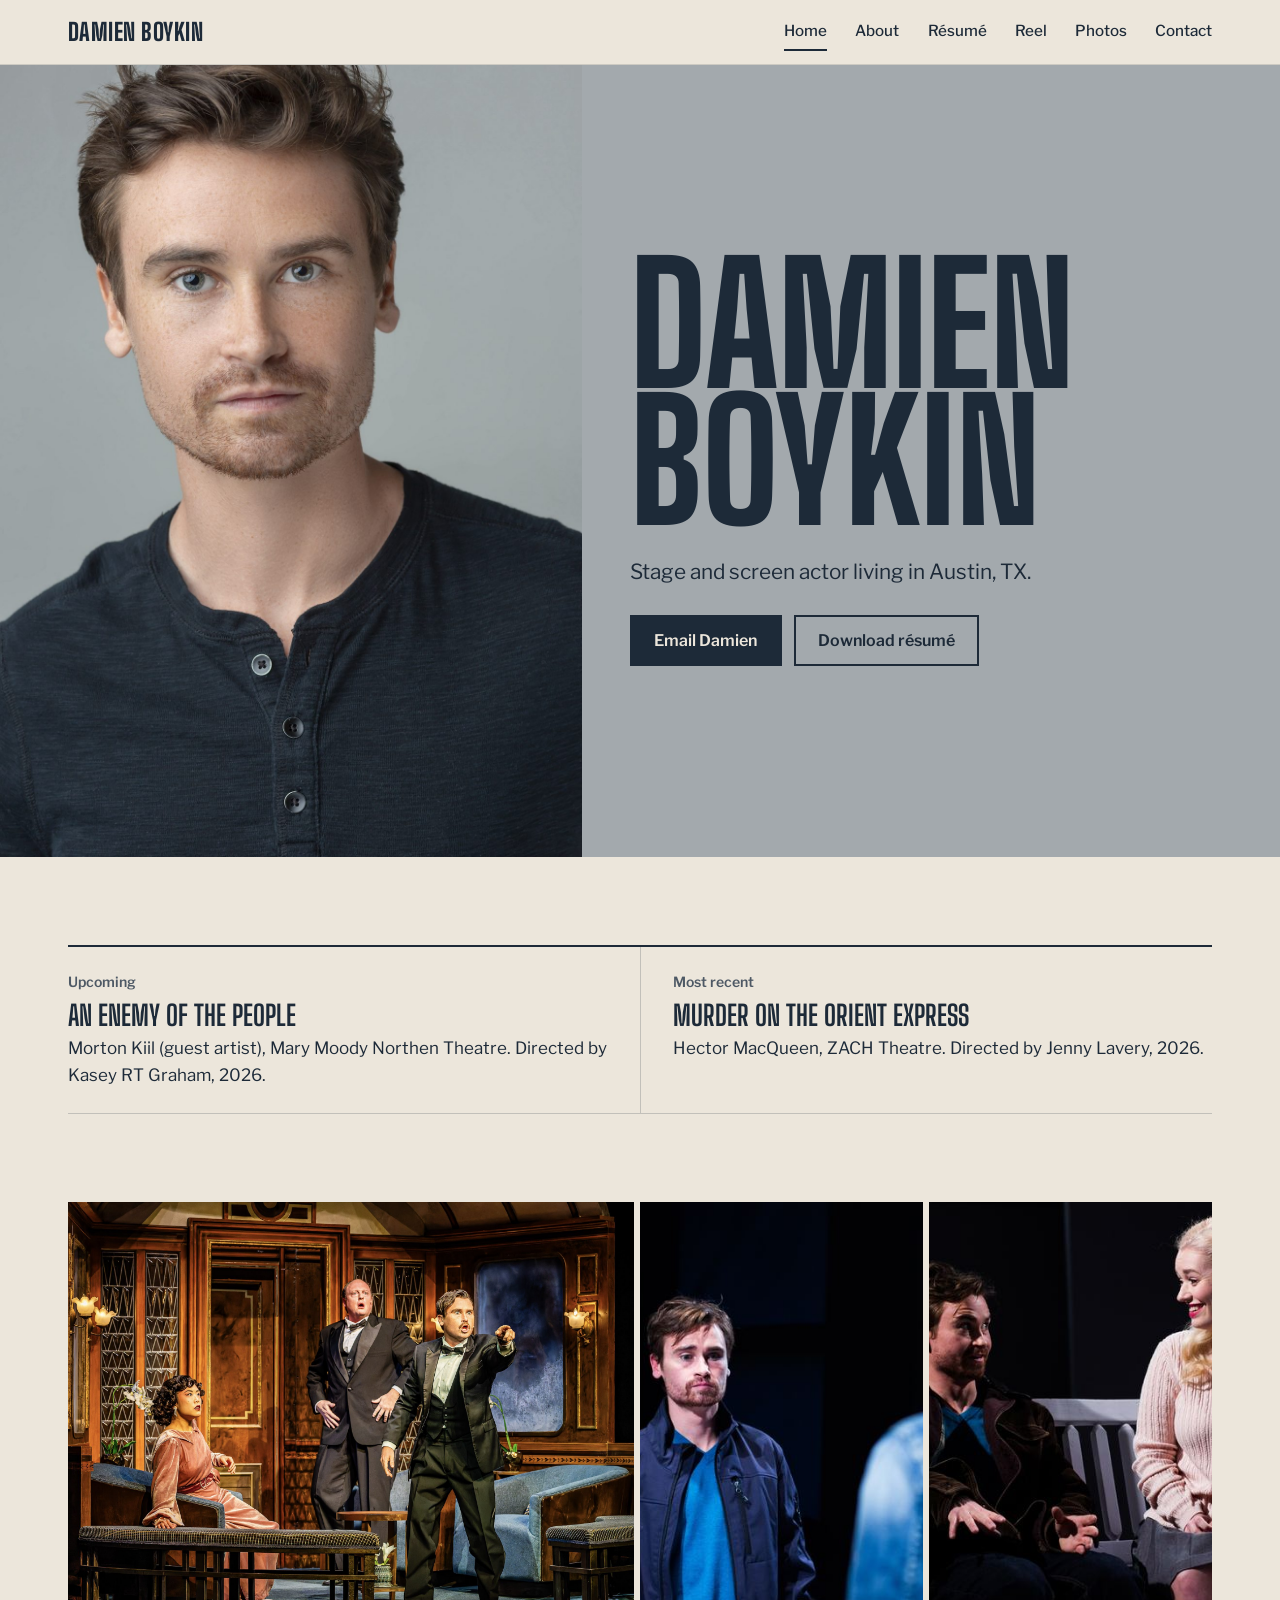
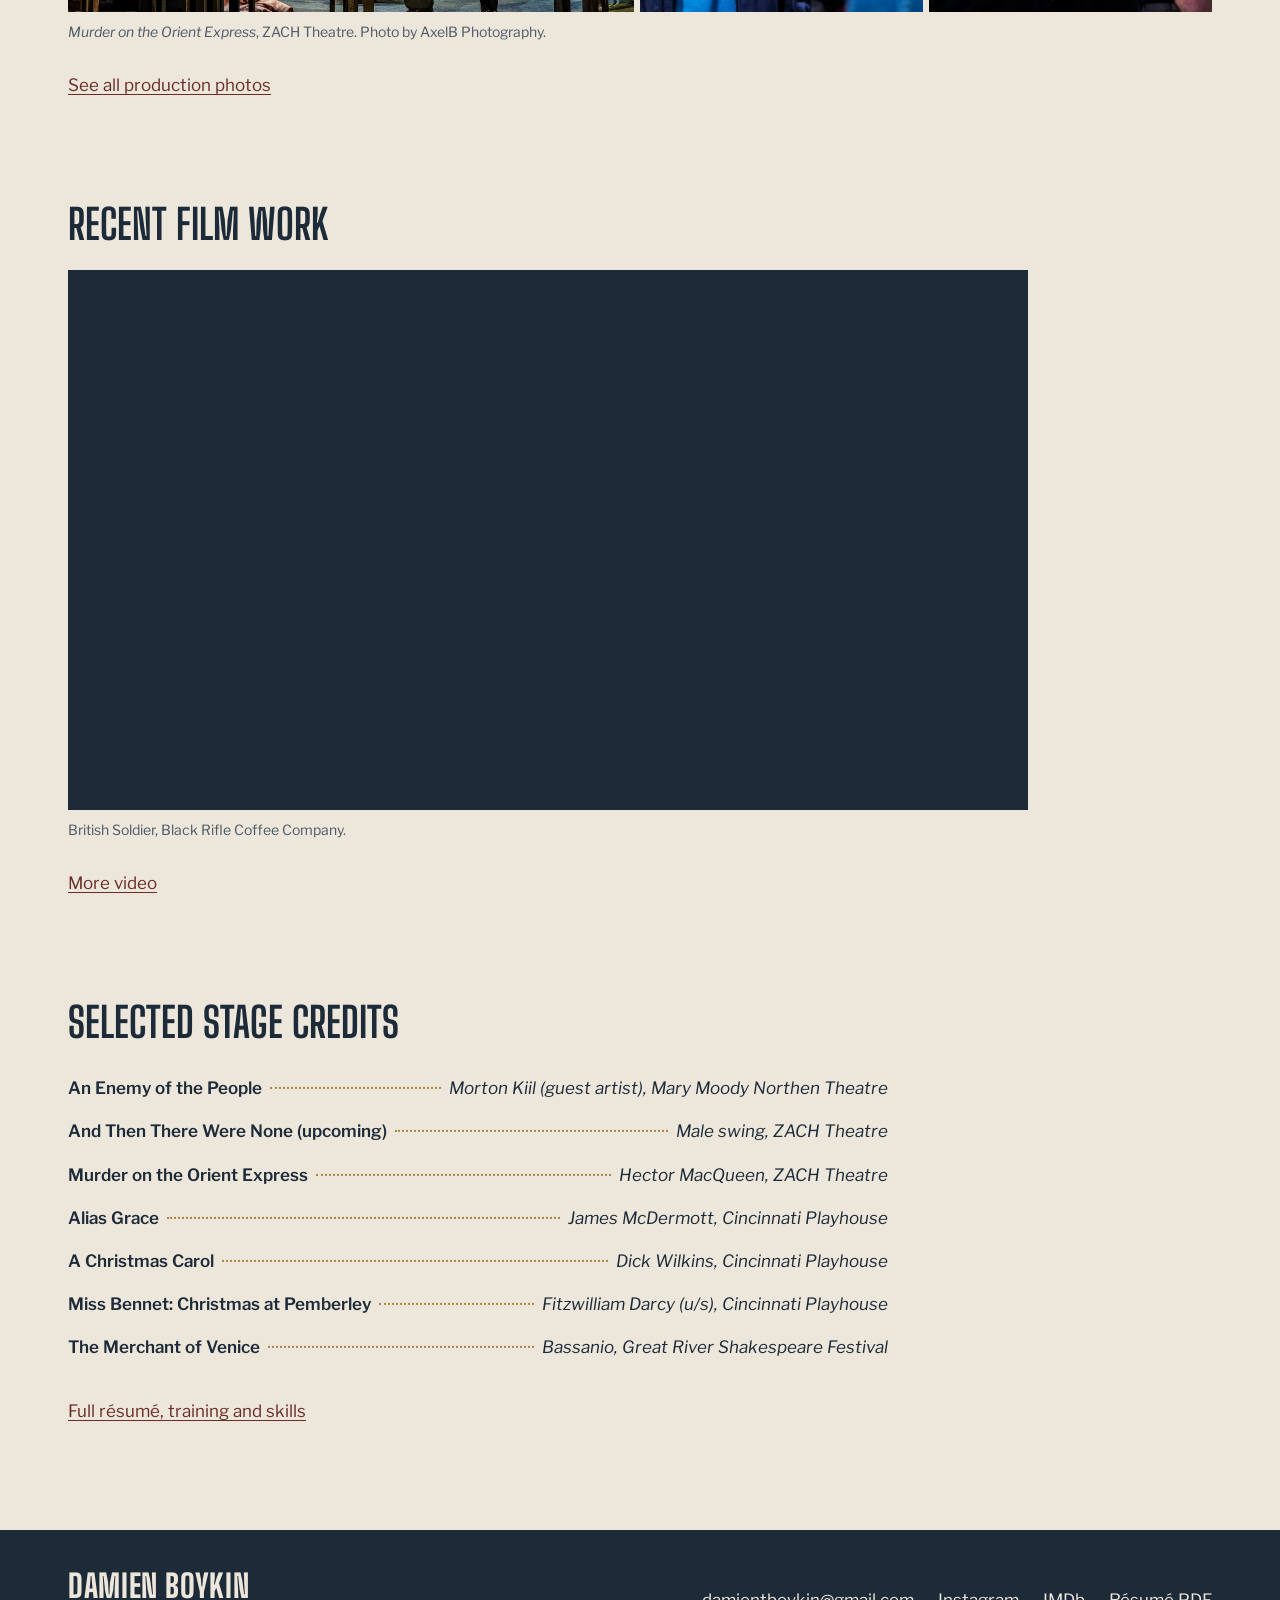
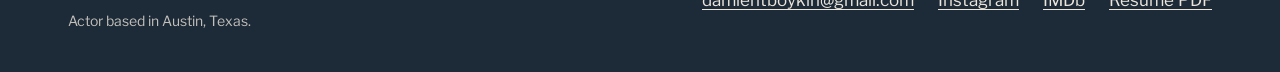
<file: index.html>
<!DOCTYPE html>
<html lang="en">
<head>
  <meta charset="UTF-8">
  <meta name="viewport" content="width=device-width, initial-scale=1">
  <title>Damien Boykin | Actor, Austin TX</title>
  <meta name="description" content="Damien Boykin is an Austin-based stage and screen actor trained at the Stella Adler Studio of Acting. Credits include ZACH Theatre and Cincinnati Playhouse.">
  <link rel="canonical" href="https://damienboykin.com/">
  <meta property="og:title" content="Damien Boykin | Actor, Austin TX">
  <meta property="og:description" content="Damien Boykin is an Austin-based stage and screen actor trained at the Stella Adler Studio of Acting. Credits include ZACH Theatre and Cincinnati Playhouse.">
  <meta property="og:image" content="https://damienboykin.com/images/headshots/professionalheadshot2.jpg">
  <meta property="og:type" content="website">
  <meta name="theme-color" content="#1D2A38">
  <link rel="icon" href="favicon.svg" type="image/svg+xml">
  <link rel="preload" href="fonts/big-shoulders-display.woff2" as="font" type="font/woff2" crossorigin>
  <link rel="stylesheet" href="css/style.css">
</head>
<body>
  <a class="skip" href="#main">Skip to content</a>
  <header class="site-header">
    <div class="wrap">
      <a class="wordmark" href="index.html">Damien Boykin</a>
      <button class="nav-toggle" aria-expanded="false" aria-controls="nav">Menu</button>
      <nav class="nav" id="nav" aria-label="Main">
        <a href="index.html" aria-current="page">Home</a>
        <a href="about.html">About</a>
        <a href="resume.html">Résumé</a>
        <a href="reels.html">Reel</a>
        <a href="gallery.html">Photos</a>
        <a href="contact.html">Contact</a>
      </nav>
    </div>
  </header>

  <main id="main">
    <section class="hero" aria-label="Introduction">
      <div class="hero-photo">
        <img src="images/headshots/professionalheadshot2.jpg" width="1200" height="1800" alt="Headshot of Damien Boykin in a dark henley against a grey backdrop" fetchpriority="high">
      </div>
      <div class="hero-text">
        <h1 class="hero-name"><span>Damien</span><span>Boykin</span></h1>
        <p class="hero-lede">Stage and screen actor living in Austin, TX.</p>
        <div class="actions">
          <a class="btn" href="mailto:damientboykin@gmail.com">Email Damien</a>
          <a class="btn ghost" href="downloads/DamienBoykinResume.pdf">Download résumé</a>
        </div>
      </div>
    </section>

    <section class="section">
      <div class="wrap">
        <div class="now">
          <div>
            <h3>Upcoming</h3>
            <p><span class="show">An Enemy of the People</span>Morton Kiil (guest artist), Mary Moody Northen Theatre. Directed by Kasey RT Graham, 2026.</p>
          </div>
          <div>
            <h3>Most recent</h3>
            <p><span class="show">Murder on the Orient Express</span>Hector MacQueen, ZACH Theatre. Directed by Jenny Lavery, 2026.</p>
          </div>
        </div>
      </div>
    </section>

    <section class="section" aria-label="Production photos">
      <div class="wrap">
        <div class="stills">
          <figure><img src="images/gallery/orient-1.jpg" alt="Damien as Hector MacQueen in Murder on the Orient Express at ZACH Theatre, pointing in alarm in a 1930s train car" loading="lazy" style="object-position: 60% 30%"></figure>
          <figure><img src="images/gallery/thumbs/gallery-59.jpg" alt="Damien in a navy jacket facing a scene partner on a dark stage" loading="lazy"></figure>
          <figure><img src="images/gallery/thumbs/gallery-54.jpg" alt="Damien seated on a bench in a scene with a scene partner" loading="lazy"></figure>
        </div>
        <p class="caption"><em>Murder on the Orient Express</em>, ZACH Theatre. Photo by AxelB Photography.</p>
        <p class="section-foot"><a href="gallery.html">See all production photos</a></p>
      </div>
    </section>

    <section class="section">
      <div class="wrap">
        <h2 class="section-title">Recent film work</h2>
        <div class="video">
          <iframe src="https://www.youtube-nocookie.com/embed/ta5U91yJrg8" title="Damien Boykin as a British soldier, Black Rifle Coffee Company" loading="lazy" allow="accelerometer; encrypted-media; gyroscope; picture-in-picture" allowfullscreen></iframe>
        </div>
        <p class="caption">British Soldier, Black Rifle Coffee Company.</p>
        <p class="section-foot"><a href="reels.html">More video</a></p>
      </div>
    </section>

    <section class="section">
      <div class="wrap">
        <h2 class="section-title">Selected stage credits</h2>
        <ul class="leaders">
          <li><span class="title">An Enemy of the People</span><span class="dots" aria-hidden="true"></span><span class="role">Morton Kiil (guest artist), Mary Moody Northen Theatre</span></li>
          <li><span class="title">And Then There Were None (upcoming)</span><span class="dots" aria-hidden="true"></span><span class="role">Male swing, ZACH Theatre</span></li>
          <li><span class="title">Murder on the Orient Express</span><span class="dots" aria-hidden="true"></span><span class="role">Hector MacQueen, ZACH Theatre</span></li>
          <li><span class="title">Alias Grace</span><span class="dots" aria-hidden="true"></span><span class="role">James McDermott, Cincinnati Playhouse</span></li>
          <li><span class="title">A Christmas Carol</span><span class="dots" aria-hidden="true"></span><span class="role">Dick Wilkins, Cincinnati Playhouse</span></li>
          <li><span class="title">Miss Bennet: Christmas at Pemberley</span><span class="dots" aria-hidden="true"></span><span class="role">Fitzwilliam Darcy (u/s), Cincinnati Playhouse</span></li>
          <li><span class="title">The Merchant of Venice</span><span class="dots" aria-hidden="true"></span><span class="role">Bassanio, Great River Shakespeare Festival</span></li>
        </ul>
        <p class="section-foot"><a href="resume.html">Full résumé, training and skills</a></p>
      </div>
    </section>
  </main>

  <footer class="site-footer">
    <div class="wrap">
      <div>
        <a class="wordmark" href="index.html">Damien Boykin</a>
        <p>Actor based in Austin, Texas.</p>
      </div>
      <div class="footer-links">
        <a href="mailto:damientboykin@gmail.com">damientboykin@gmail.com</a>
        <a href="https://instagram.com/damien_boykin" rel="noopener">Instagram</a>
        <a href="https://www.imdb.com/name/nm17899253/" rel="noopener">IMDb</a>
        <a href="downloads/DamienBoykinResume.pdf">Résumé PDF</a>
      </div>
    </div>
  </footer>
  <script src="javascript/script.js"></script>
</body>
</html>
</file>
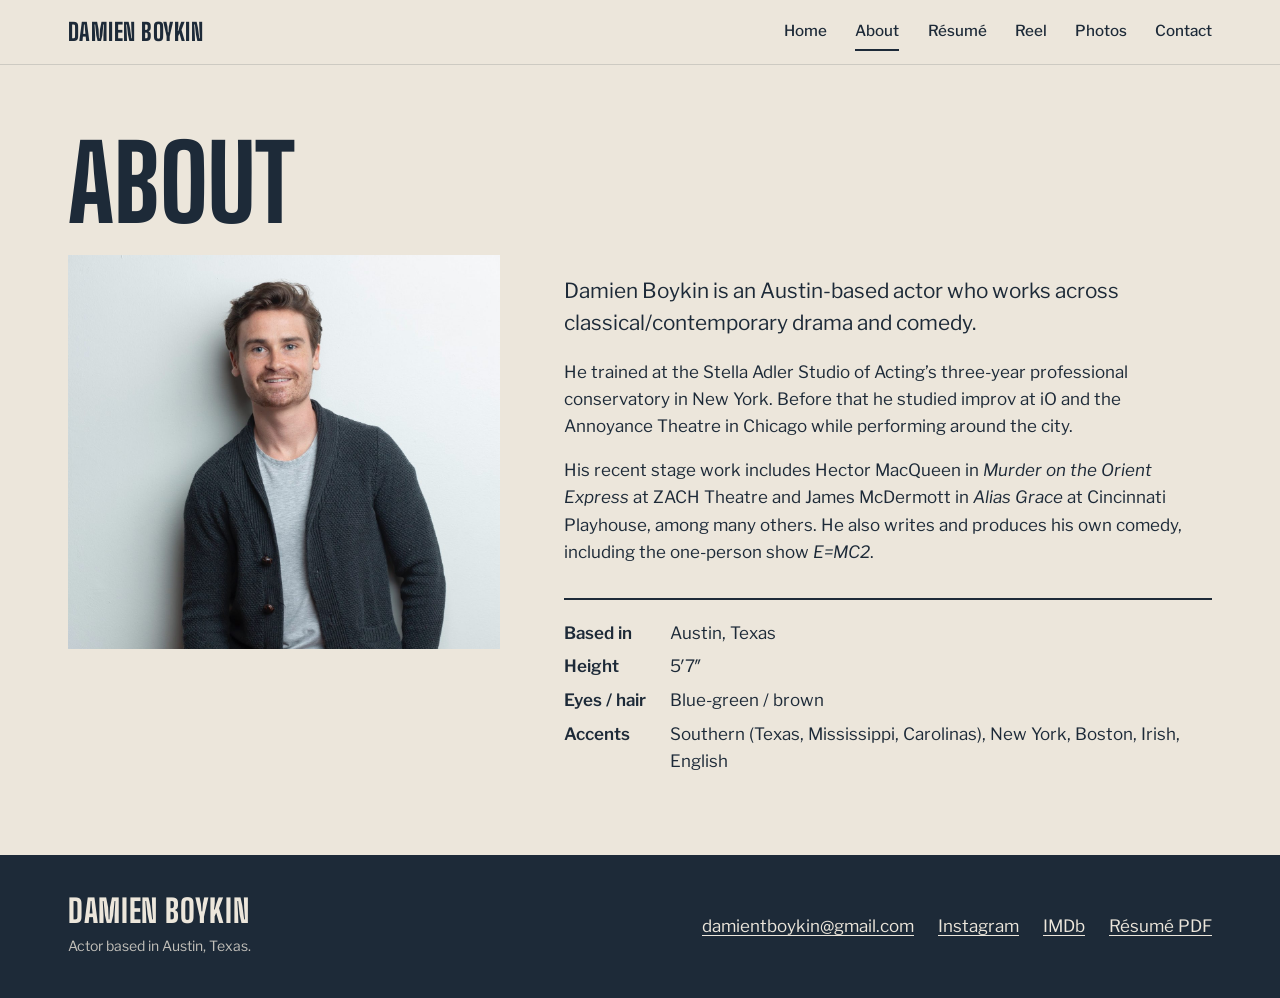
<file: about.html>
<!DOCTYPE html>
<html lang="en">
<head>
  <meta charset="UTF-8">
  <meta name="viewport" content="width=device-width, initial-scale=1">
  <title>About | Damien Boykin</title>
  <meta name="description" content="About Damien Boykin, Austin actor trained at the Stella Adler Studio of Acting conservatory and iO Chicago.">
  <link rel="canonical" href="https://damienboykin.com/about.html">
  <meta property="og:title" content="About | Damien Boykin">
  <meta property="og:description" content="About Damien Boykin, Austin actor trained at the Stella Adler Studio of Acting conservatory and iO Chicago.">
  <meta property="og:image" content="https://damienboykin.com/images/headshots/professionalheadshot2.jpg">
  <meta property="og:type" content="website">
  <meta name="theme-color" content="#1D2A38">
  <link rel="icon" href="favicon.svg" type="image/svg+xml">
  <link rel="preload" href="fonts/big-shoulders-display.woff2" as="font" type="font/woff2" crossorigin>
  <link rel="stylesheet" href="css/style.css">
</head>
<body>
  <a class="skip" href="#main">Skip to content</a>
  <header class="site-header">
    <div class="wrap">
      <a class="wordmark" href="index.html">Damien Boykin</a>
      <button class="nav-toggle" aria-expanded="false" aria-controls="nav">Menu</button>
      <nav class="nav" id="nav" aria-label="Main">
        <a href="index.html">Home</a>
        <a href="about.html" aria-current="page">About</a>
        <a href="resume.html">Résumé</a>
        <a href="reels.html">Reel</a>
        <a href="gallery.html">Photos</a>
        <a href="contact.html">Contact</a>
      </nav>
    </div>
  </header>

  <main id="main">
    <div class="wrap">
      <header class="page-head"><h1 class="page-title">About</h1></header>
      <div class="about">
        <img src="images/headshots/smilingheadshot.jpg" alt="Damien Boykin smiling" loading="lazy">
        <div class="prose">
          <p>Damien Boykin is an Austin-based actor who works across classical/contemporary drama and comedy.</p>
          <p>He trained at the Stella Adler Studio of Acting’s three-year professional conservatory in New York. Before that he studied improv at iO and the Annoyance Theatre in Chicago while performing around the city.</p>
          <p>His recent stage work includes Hector MacQueen in <em>Murder on the Orient Express</em> at ZACH Theatre and James McDermott in <em>Alias Grace</em> at Cincinnati Playhouse, among many others. He also writes and produces his own comedy, including the one-person show <em>E=MC2</em>.</p>
          <dl class="facts">
            <dt>Based in</dt><dd>Austin, Texas</dd>
            <dt>Height</dt><dd>5′7″</dd>
            <dt>Eyes / hair</dt><dd>Blue-green / brown</dd>
            <dt>Accents</dt><dd>Southern (Texas, Mississippi, Carolinas), New York, Boston, Irish, English</dd>
          </dl>
        </div>
      </div>
    </div>
  </main>

  <footer class="site-footer">
    <div class="wrap">
      <div>
        <a class="wordmark" href="index.html">Damien Boykin</a>
        <p>Actor based in Austin, Texas.</p>
      </div>
      <div class="footer-links">
        <a href="mailto:damientboykin@gmail.com">damientboykin@gmail.com</a>
        <a href="https://instagram.com/damien_boykin" rel="noopener">Instagram</a>
        <a href="https://www.imdb.com/name/nm17899253/" rel="noopener">IMDb</a>
        <a href="downloads/DamienBoykinResume.pdf">Résumé PDF</a>
      </div>
    </div>
  </footer>
  <script src="javascript/script.js"></script>
</body>
</html>
</file>
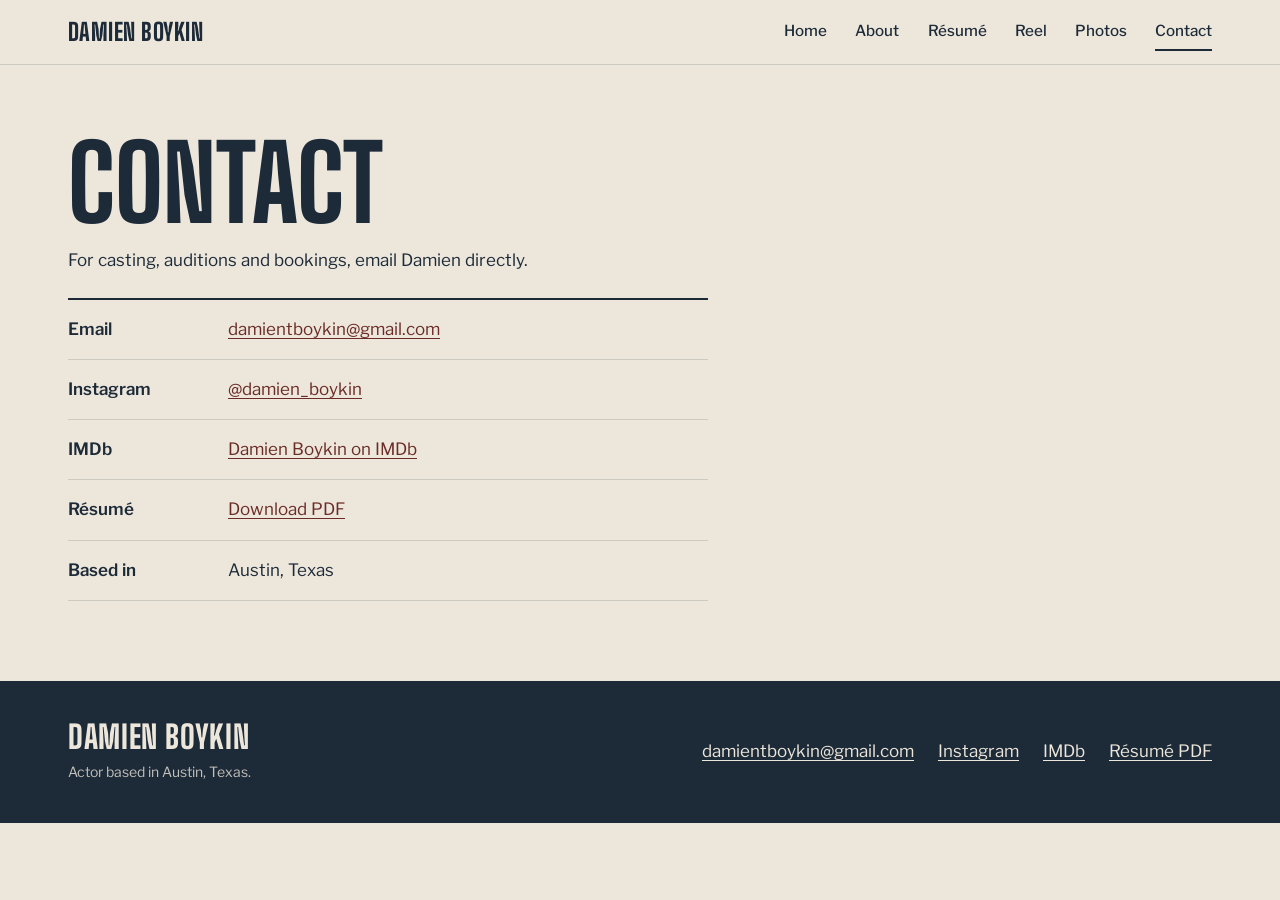
<file: contact.html>
<!DOCTYPE html>
<html lang="en">
<head>
  <meta charset="UTF-8">
  <meta name="viewport" content="width=device-width, initial-scale=1">
  <title>Contact | Damien Boykin</title>
  <meta name="description" content="Contact Damien Boykin for casting and bookings.">
  <link rel="canonical" href="https://damienboykin.com/contact.html">
  <meta property="og:title" content="Contact | Damien Boykin">
  <meta property="og:description" content="Contact Damien Boykin for casting and bookings.">
  <meta property="og:image" content="https://damienboykin.com/images/headshots/professionalheadshot2.jpg">
  <meta property="og:type" content="website">
  <meta name="theme-color" content="#1D2A38">
  <link rel="icon" href="favicon.svg" type="image/svg+xml">
  <link rel="preload" href="fonts/big-shoulders-display.woff2" as="font" type="font/woff2" crossorigin>
  <link rel="stylesheet" href="css/style.css">
</head>
<body>
  <a class="skip" href="#main">Skip to content</a>
  <header class="site-header">
    <div class="wrap">
      <a class="wordmark" href="index.html">Damien Boykin</a>
      <button class="nav-toggle" aria-expanded="false" aria-controls="nav">Menu</button>
      <nav class="nav" id="nav" aria-label="Main">
        <a href="index.html">Home</a>
        <a href="about.html">About</a>
        <a href="resume.html">Résumé</a>
        <a href="reels.html">Reel</a>
        <a href="gallery.html">Photos</a>
        <a href="contact.html" aria-current="page">Contact</a>
      </nav>
    </div>
  </header>

  <main id="main">
    <div class="wrap">
      <header class="page-head">
        <h1 class="page-title">Contact</h1>
        <p>For casting, auditions and bookings, email Damien directly.</p>
      </header>
      <ul class="contact-list">
        <li><span>Email</span><a href="mailto:damientboykin@gmail.com">damientboykin@gmail.com</a></li>
        <li><span>Instagram</span><a href="https://instagram.com/damien_boykin" rel="noopener">@damien_boykin</a></li>
        <li><span>IMDb</span><a href="https://www.imdb.com/name/nm17899253/" rel="noopener">Damien Boykin on IMDb</a></li>
        <li><span>Résumé</span><a href="downloads/DamienBoykinResume.pdf">Download PDF</a></li>
        <li><span>Based in</span>Austin, Texas</li>
      </ul>
    </div>
  </main>

  <footer class="site-footer">
    <div class="wrap">
      <div>
        <a class="wordmark" href="index.html">Damien Boykin</a>
        <p>Actor based in Austin, Texas.</p>
      </div>
      <div class="footer-links">
        <a href="mailto:damientboykin@gmail.com">damientboykin@gmail.com</a>
        <a href="https://instagram.com/damien_boykin" rel="noopener">Instagram</a>
        <a href="https://www.imdb.com/name/nm17899253/" rel="noopener">IMDb</a>
        <a href="downloads/DamienBoykinResume.pdf">Résumé PDF</a>
      </div>
    </div>
  </footer>
  <script src="javascript/script.js"></script>
</body>
</html>
</file>
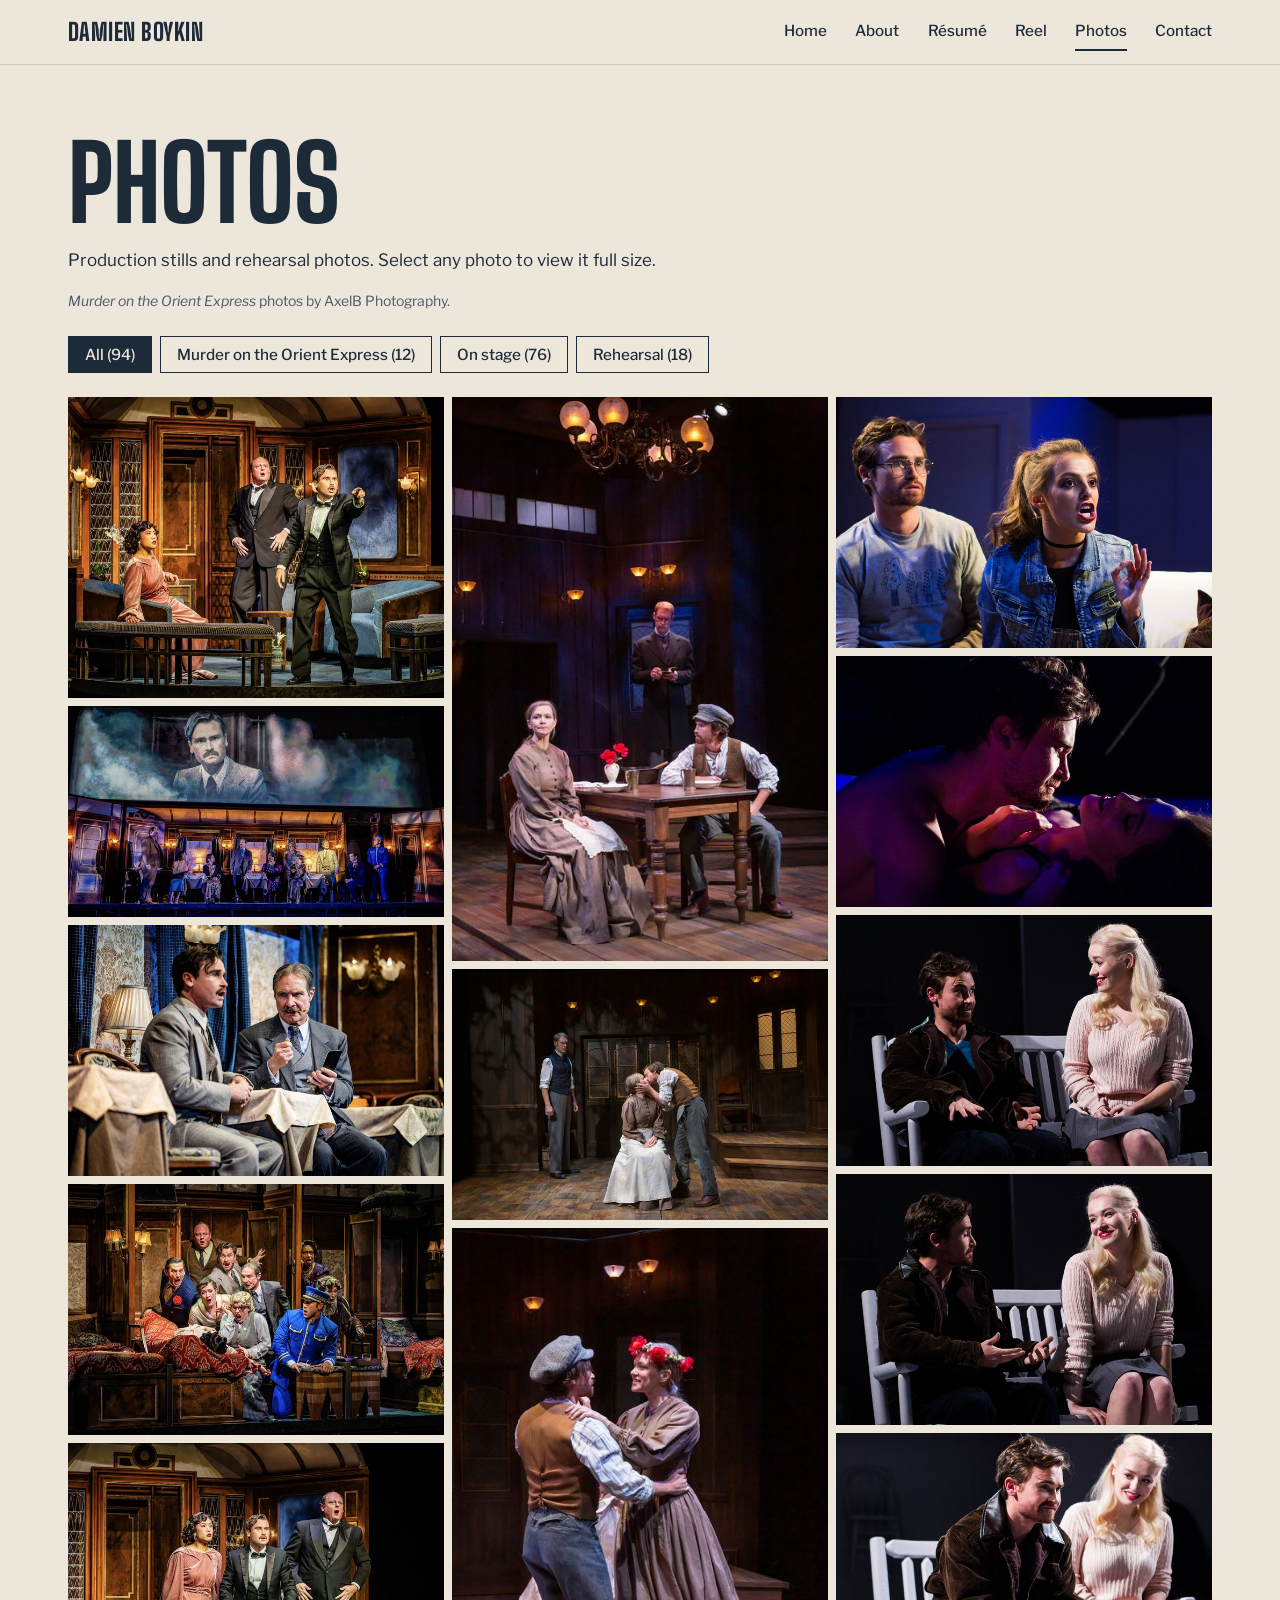
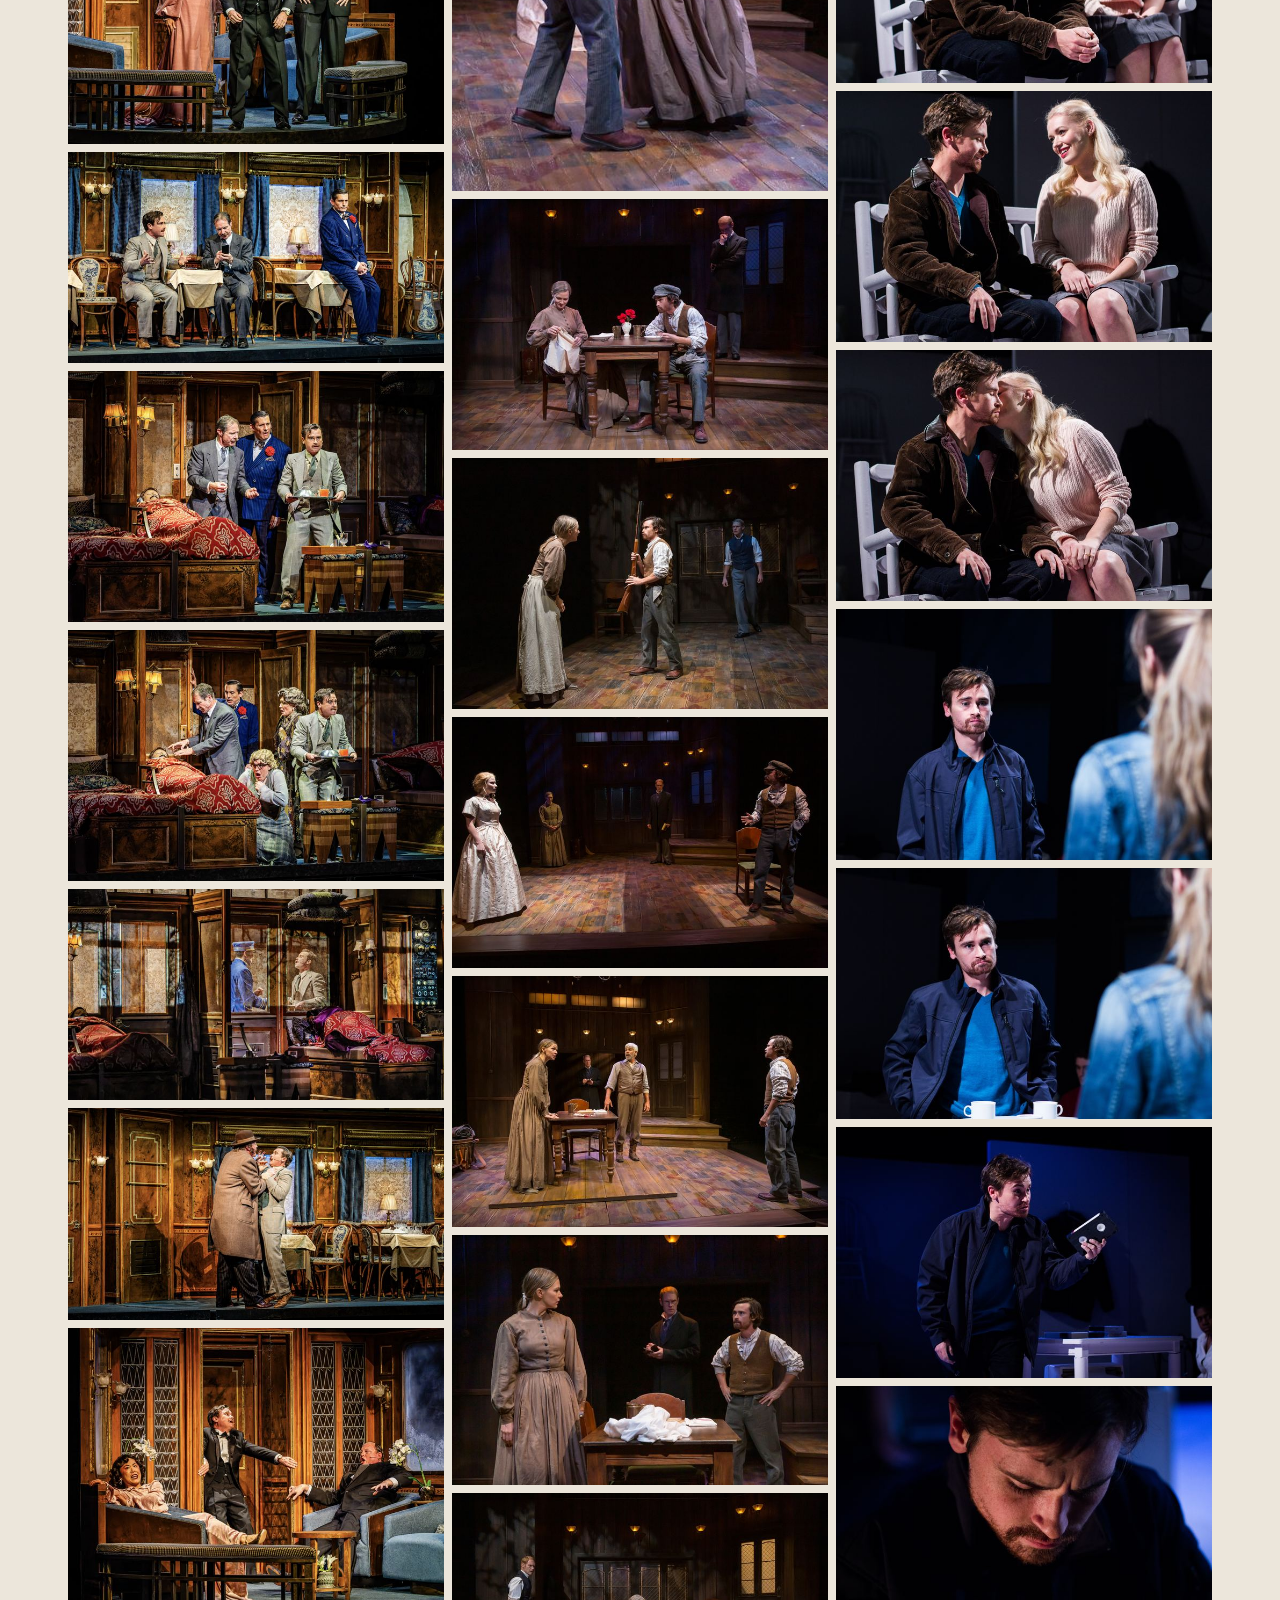
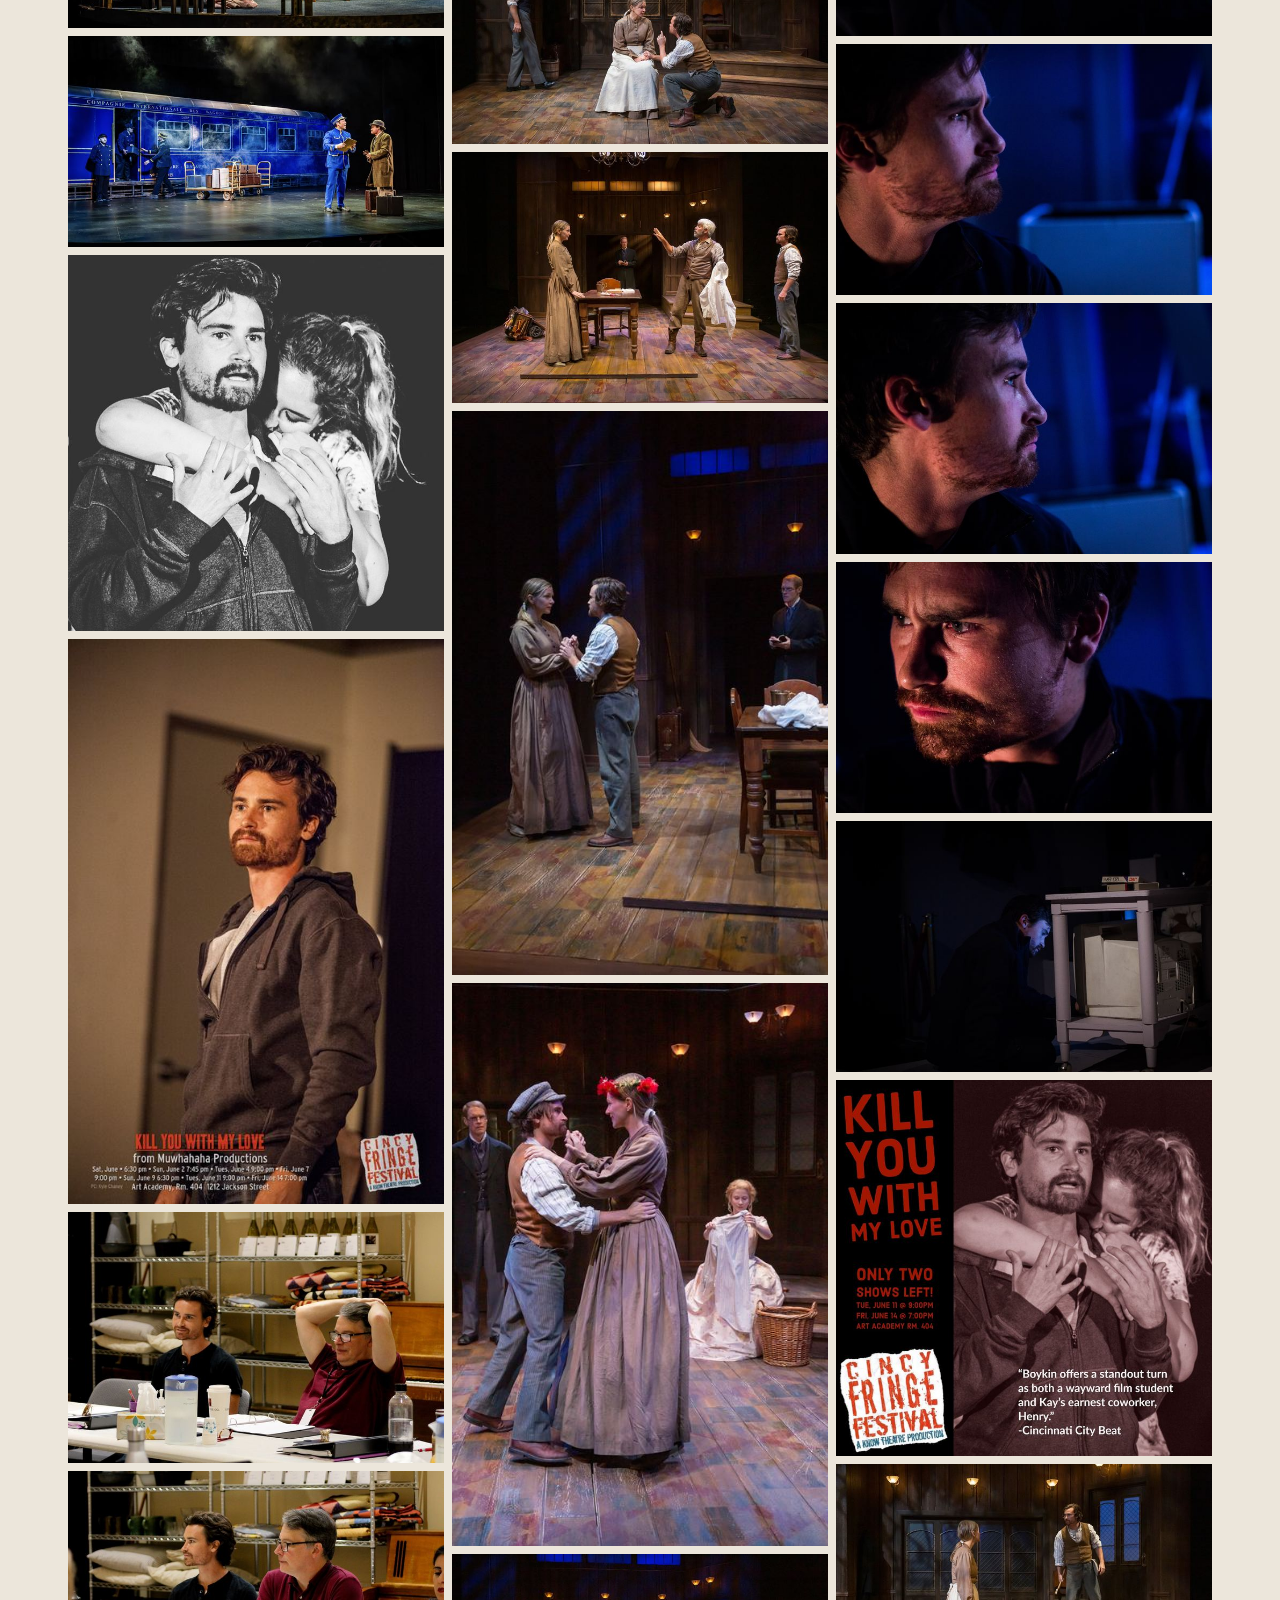
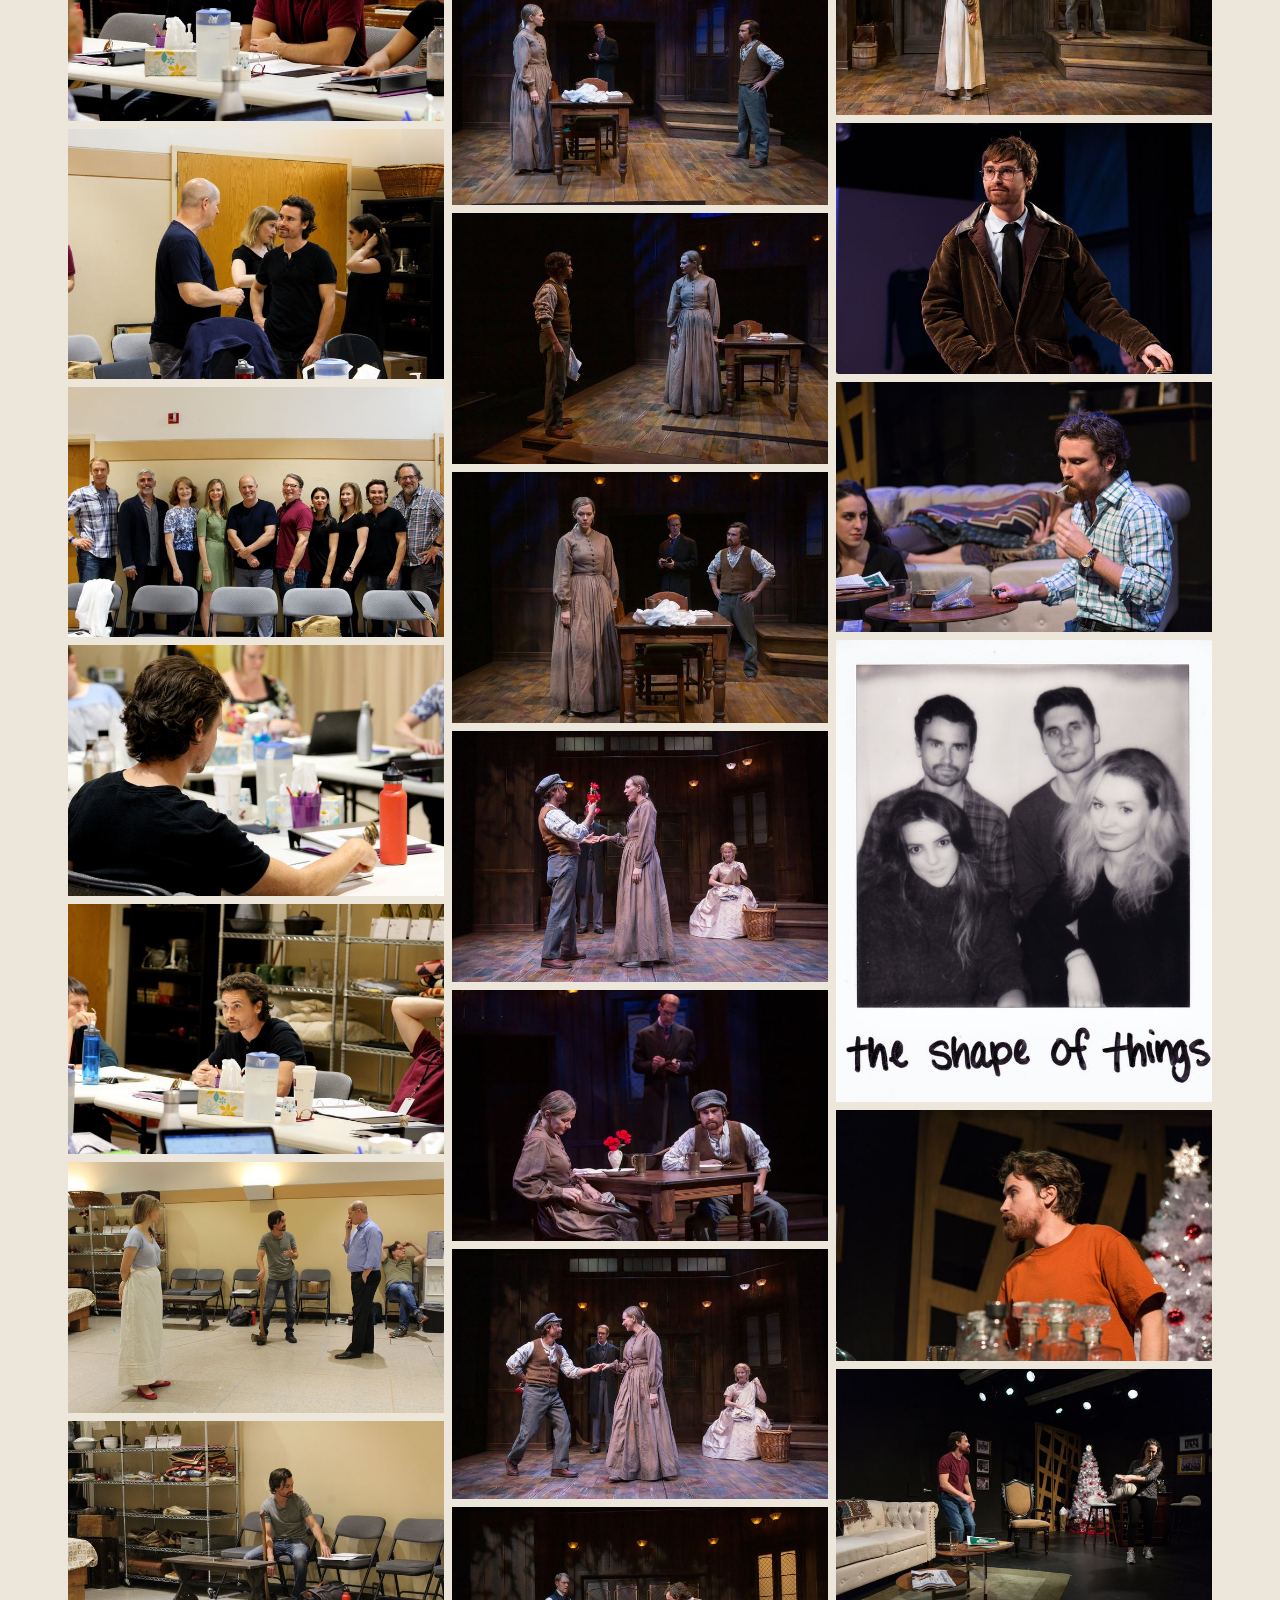
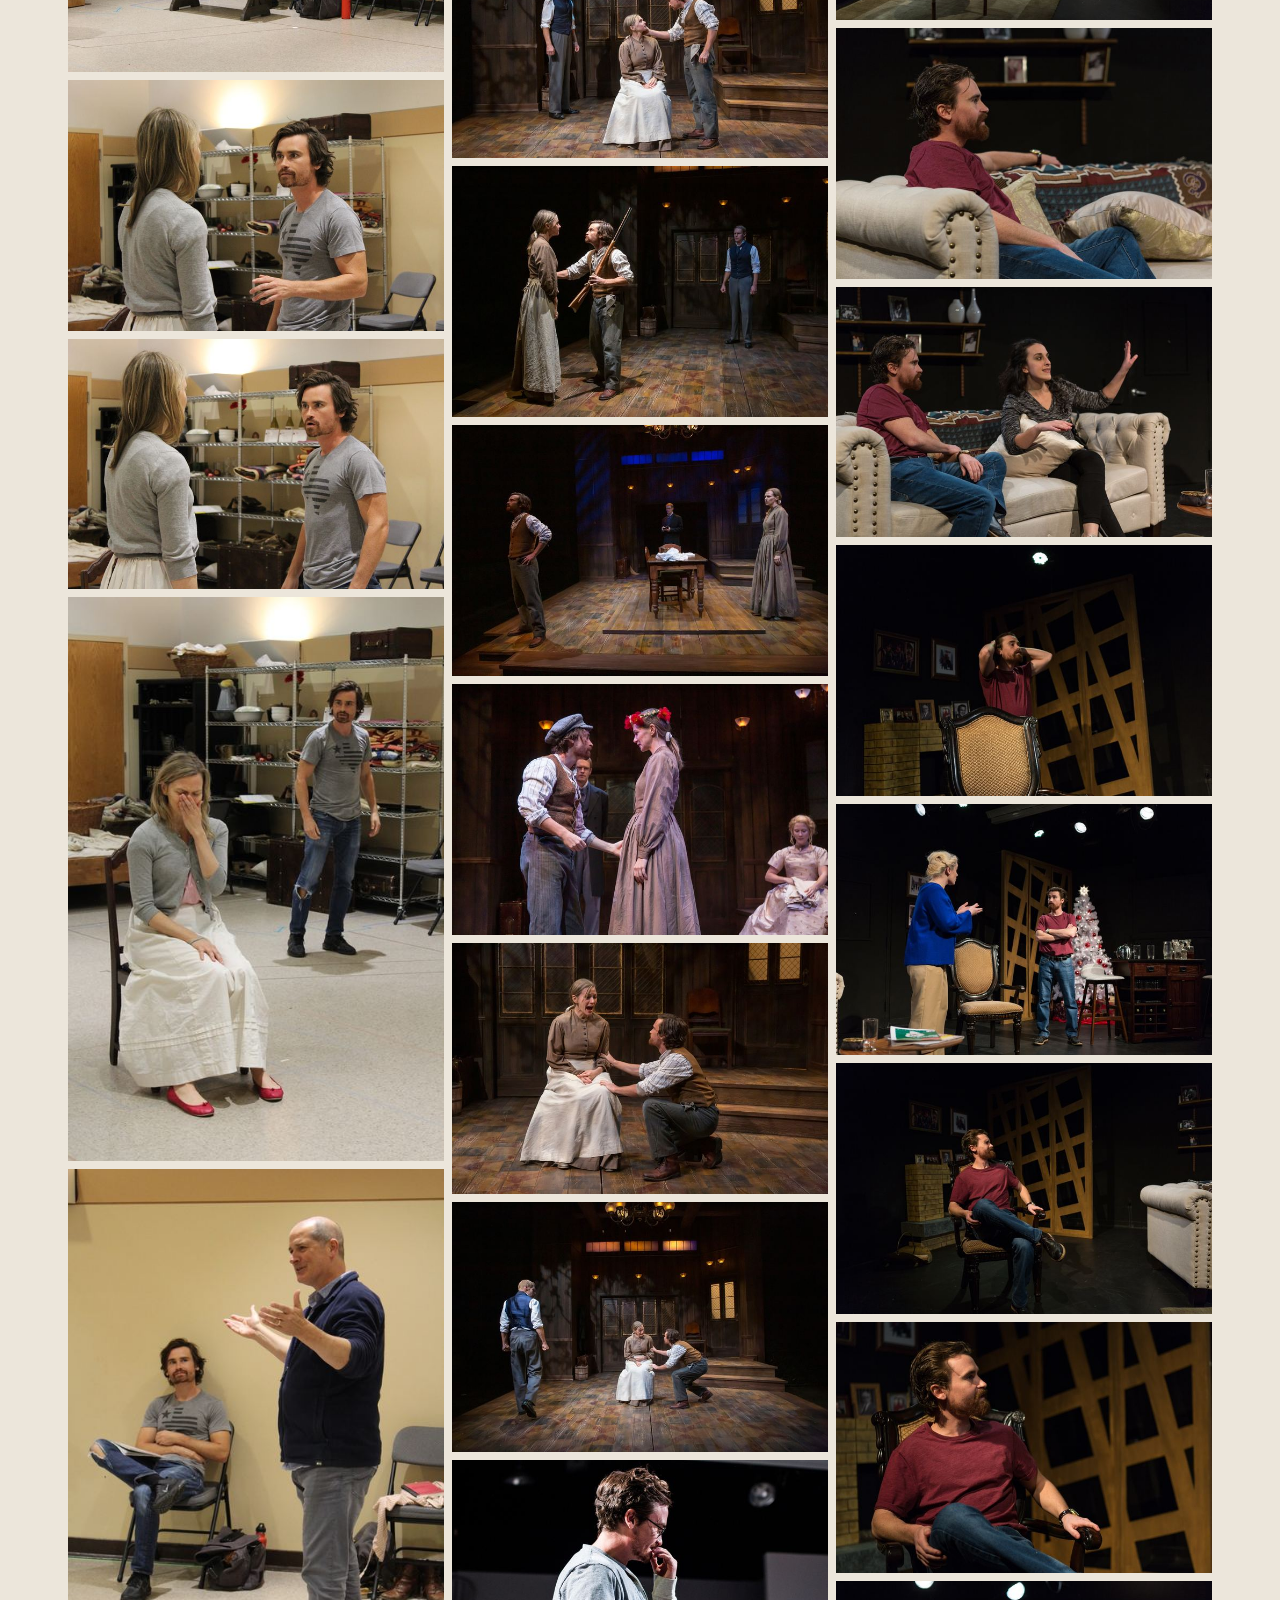
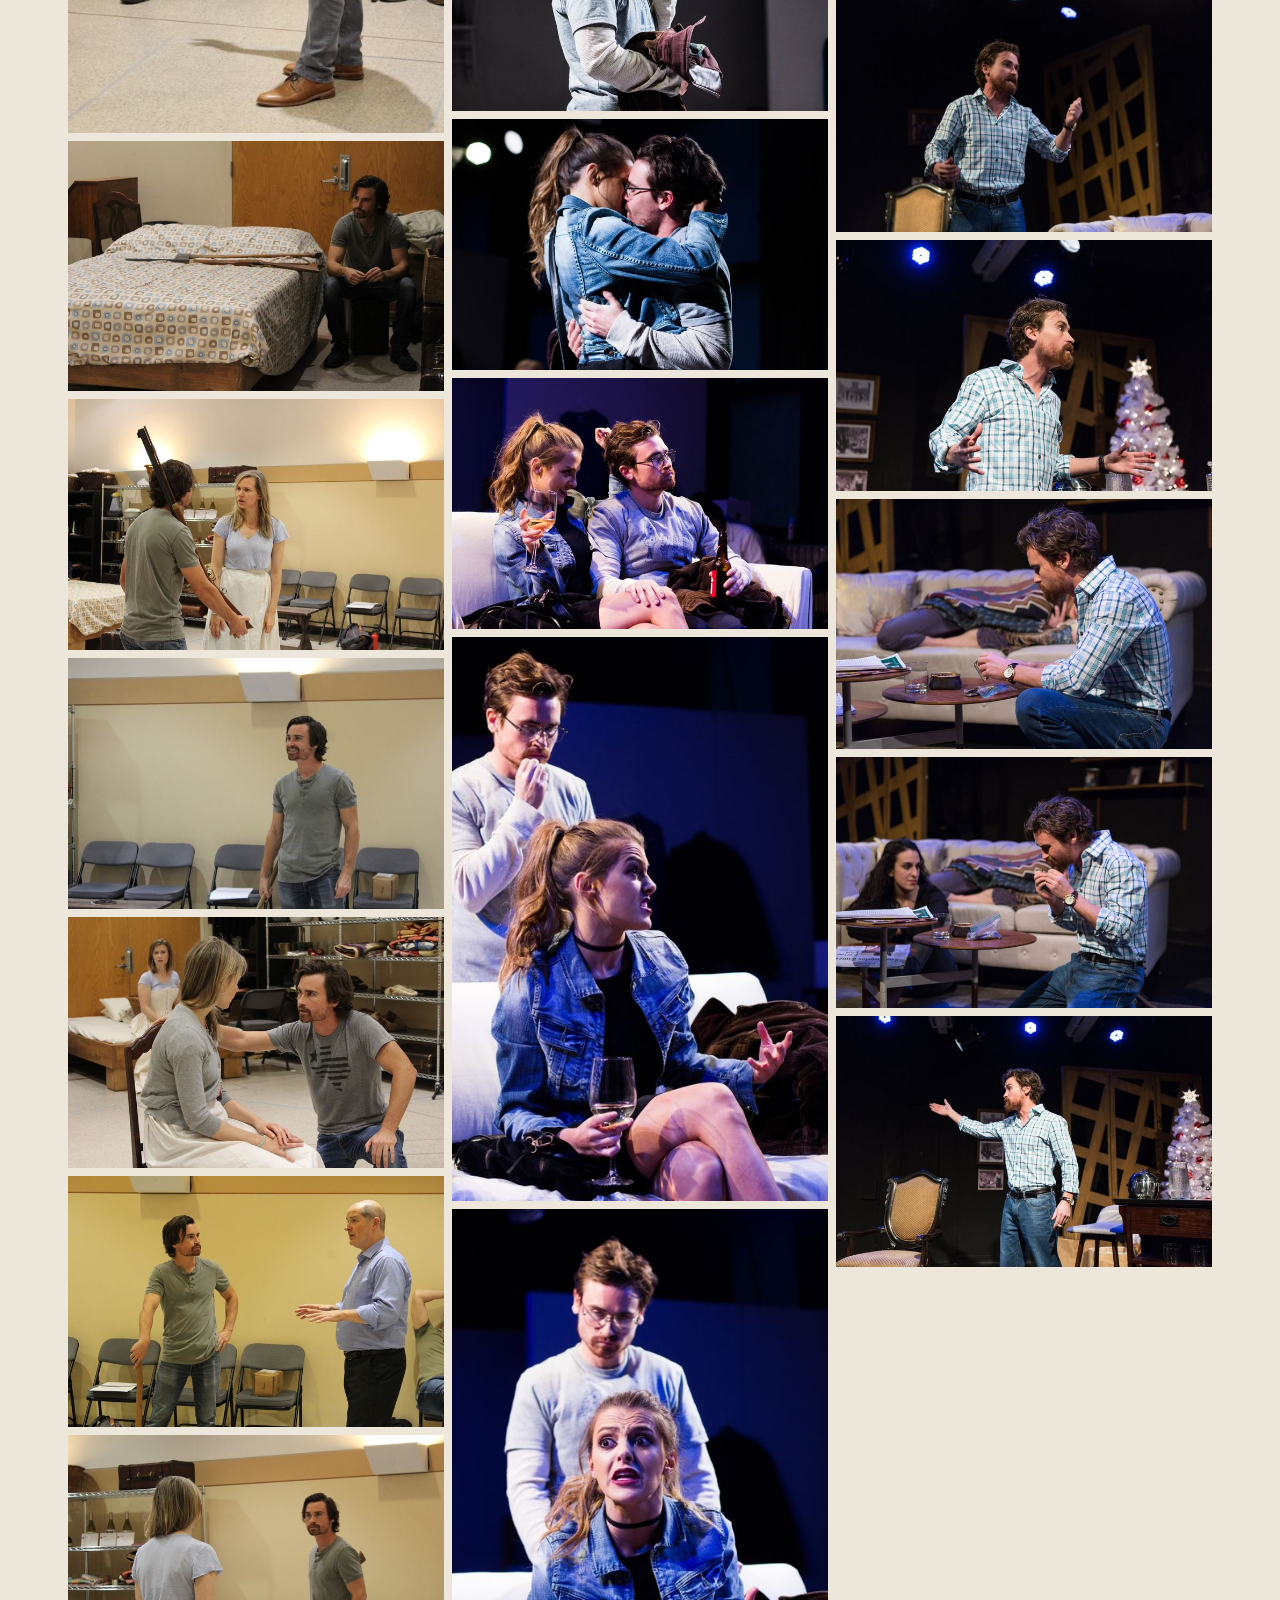
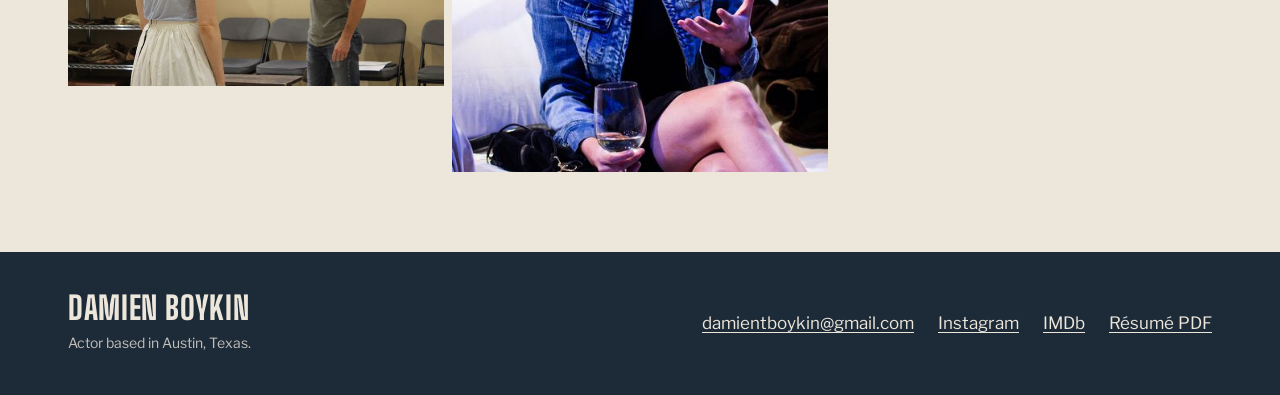
<file: gallery.html>
<!DOCTYPE html>
<html lang="en">
<head>
  <meta charset="UTF-8">
  <meta name="viewport" content="width=device-width, initial-scale=1">
  <title>Photos | Damien Boykin</title>
  <meta name="description" content="Production stills and rehearsal photos of actor Damien Boykin.">
  <link rel="canonical" href="https://damienboykin.com/gallery.html">
  <meta property="og:title" content="Photos | Damien Boykin">
  <meta property="og:description" content="Production stills and rehearsal photos of actor Damien Boykin.">
  <meta property="og:image" content="https://damienboykin.com/images/headshots/professionalheadshot2.jpg">
  <meta property="og:type" content="website">
  <meta name="theme-color" content="#1D2A38">
  <link rel="icon" href="favicon.svg" type="image/svg+xml">
  <link rel="preload" href="fonts/big-shoulders-display.woff2" as="font" type="font/woff2" crossorigin>
  <link rel="stylesheet" href="css/style.css">
</head>
<body>
  <a class="skip" href="#main">Skip to content</a>
  <header class="site-header">
    <div class="wrap">
      <a class="wordmark" href="index.html">Damien Boykin</a>
      <button class="nav-toggle" aria-expanded="false" aria-controls="nav">Menu</button>
      <nav class="nav" id="nav" aria-label="Main">
        <a href="index.html">Home</a>
        <a href="about.html">About</a>
        <a href="resume.html">Résumé</a>
        <a href="reels.html">Reel</a>
        <a href="gallery.html" aria-current="page">Photos</a>
        <a href="contact.html">Contact</a>
      </nav>
    </div>
  </header>

  <main id="main">
    <div class="wrap">
      <header class="page-head">
        <h1 class="page-title">Photos</h1>
        <p>Production stills and rehearsal photos. Select any photo to view it full size.</p>
        <p class="caption"><em>Murder on the Orient Express</em> photos by AxelB Photography.</p>
      </header>
      <div class="filters" role="group" aria-label="Filter photos">
        <button type="button" data-filter="all" aria-pressed="true">All (94)</button>
        <button type="button" data-filter="orient" aria-pressed="false">Murder on the Orient Express (12)</button>
        <button type="button" data-filter="stage" aria-pressed="false">On stage (76)</button>
        <button type="button" data-filter="rehearsal" aria-pressed="false">Rehearsal (18)</button>
      </div>
      <div class="grid" id="grid">
          <a href="images/gallery/orient-1.jpg" data-cat="stage orient"><img src="images/gallery/thumbs/orient-1.jpg" alt="Damien as Hector MacQueen in Murder on the Orient Express at ZACH Theatre" loading="lazy"></a>
          <a href="images/gallery/orient-30.jpg" data-cat="stage orient"><img src="images/gallery/thumbs/orient-30.jpg" alt="Damien as Hector MacQueen in Murder on the Orient Express at ZACH Theatre" loading="lazy"></a>
          <a href="images/gallery/orient-25.jpg" data-cat="stage orient"><img src="images/gallery/thumbs/orient-25.jpg" alt="Damien as Hector MacQueen in Murder on the Orient Express at ZACH Theatre" loading="lazy"></a>
          <a href="images/gallery/orient-27.jpg" data-cat="stage orient"><img src="images/gallery/thumbs/orient-27.jpg" alt="Damien as Hector MacQueen in Murder on the Orient Express at ZACH Theatre" loading="lazy"></a>
          <a href="images/gallery/orient-11.jpg" data-cat="stage orient"><img src="images/gallery/thumbs/orient-11.jpg" alt="Damien as Hector MacQueen in Murder on the Orient Express at ZACH Theatre" loading="lazy"></a>
          <a href="images/gallery/orient-23.jpg" data-cat="stage orient"><img src="images/gallery/thumbs/orient-23.jpg" alt="Damien as Hector MacQueen in Murder on the Orient Express at ZACH Theatre" loading="lazy"></a>
          <a href="images/gallery/orient-22.jpg" data-cat="stage orient"><img src="images/gallery/thumbs/orient-22.jpg" alt="Damien as Hector MacQueen in Murder on the Orient Express at ZACH Theatre" loading="lazy"></a>
          <a href="images/gallery/orient-16.jpg" data-cat="stage orient"><img src="images/gallery/thumbs/orient-16.jpg" alt="Damien as Hector MacQueen in Murder on the Orient Express at ZACH Theatre" loading="lazy"></a>
          <a href="images/gallery/orient-13.jpg" data-cat="stage orient"><img src="images/gallery/thumbs/orient-13.jpg" alt="Damien as Hector MacQueen in Murder on the Orient Express at ZACH Theatre" loading="lazy"></a>
          <a href="images/gallery/orient-4.jpg" data-cat="stage orient"><img src="images/gallery/thumbs/orient-4.jpg" alt="Damien as Hector MacQueen in Murder on the Orient Express at ZACH Theatre" loading="lazy"></a>
          <a href="images/gallery/orient-9.jpg" data-cat="stage orient"><img src="images/gallery/thumbs/orient-9.jpg" alt="Damien as Hector MacQueen in Murder on the Orient Express at ZACH Theatre" loading="lazy"></a>
          <a href="images/gallery/orient-3.jpg" data-cat="stage orient"><img src="images/gallery/thumbs/orient-3.jpg" alt="Damien as Hector MacQueen in Murder on the Orient Express at ZACH Theatre" loading="lazy"></a>
          <a href="images/gallery/gallery-1.jpg" data-cat="stage"><img src="images/gallery/thumbs/gallery-1.jpg" alt="Production photo of Damien Boykin" loading="lazy"></a>
          <a href="images/gallery/gallery-2.jpg" data-cat="stage"><img src="images/gallery/thumbs/gallery-2.jpg" alt="Production photo of Damien Boykin" loading="lazy"></a>
          <a href="images/gallery/gallery-3.jpg" data-cat="rehearsal"><img src="images/gallery/thumbs/gallery-3.jpg" alt="Rehearsal photo of Damien Boykin" loading="lazy"></a>
          <a href="images/gallery/gallery-4.jpg" data-cat="rehearsal"><img src="images/gallery/thumbs/gallery-4.jpg" alt="Rehearsal photo of Damien Boykin" loading="lazy"></a>
          <a href="images/gallery/gallery-5.jpg" data-cat="rehearsal"><img src="images/gallery/thumbs/gallery-5.jpg" alt="Rehearsal photo of Damien Boykin" loading="lazy"></a>
          <a href="images/gallery/gallery-6.jpg" data-cat="rehearsal"><img src="images/gallery/thumbs/gallery-6.jpg" alt="Rehearsal photo of Damien Boykin" loading="lazy"></a>
          <a href="images/gallery/gallery-7.jpg" data-cat="rehearsal"><img src="images/gallery/thumbs/gallery-7.jpg" alt="Rehearsal photo of Damien Boykin" loading="lazy"></a>
          <a href="images/gallery/gallery-8.jpg" data-cat="rehearsal"><img src="images/gallery/thumbs/gallery-8.jpg" alt="Rehearsal photo of Damien Boykin" loading="lazy"></a>
          <a href="images/gallery/gallery-9.jpg" data-cat="rehearsal"><img src="images/gallery/thumbs/gallery-9.jpg" alt="Rehearsal photo of Damien Boykin" loading="lazy"></a>
          <a href="images/gallery/gallery-10.jpg" data-cat="rehearsal"><img src="images/gallery/thumbs/gallery-10.jpg" alt="Rehearsal photo of Damien Boykin" loading="lazy"></a>
          <a href="images/gallery/gallery-11.jpg" data-cat="rehearsal"><img src="images/gallery/thumbs/gallery-11.jpg" alt="Rehearsal photo of Damien Boykin" loading="lazy"></a>
          <a href="images/gallery/gallery-12.jpg" data-cat="rehearsal"><img src="images/gallery/thumbs/gallery-12.jpg" alt="Rehearsal photo of Damien Boykin" loading="lazy"></a>
          <a href="images/gallery/gallery-13.jpg" data-cat="rehearsal"><img src="images/gallery/thumbs/gallery-13.jpg" alt="Rehearsal photo of Damien Boykin" loading="lazy"></a>
          <a href="images/gallery/gallery-14.jpg" data-cat="rehearsal"><img src="images/gallery/thumbs/gallery-14.jpg" alt="Rehearsal photo of Damien Boykin" loading="lazy"></a>
          <a href="images/gallery/gallery-15.jpg" data-cat="rehearsal"><img src="images/gallery/thumbs/gallery-15.jpg" alt="Rehearsal photo of Damien Boykin" loading="lazy"></a>
          <a href="images/gallery/gallery-16.jpg" data-cat="rehearsal"><img src="images/gallery/thumbs/gallery-16.jpg" alt="Rehearsal photo of Damien Boykin" loading="lazy"></a>
          <a href="images/gallery/gallery-17.jpg" data-cat="rehearsal"><img src="images/gallery/thumbs/gallery-17.jpg" alt="Rehearsal photo of Damien Boykin" loading="lazy"></a>
          <a href="images/gallery/gallery-18.jpg" data-cat="rehearsal"><img src="images/gallery/thumbs/gallery-18.jpg" alt="Rehearsal photo of Damien Boykin" loading="lazy"></a>
          <a href="images/gallery/gallery-19.jpg" data-cat="rehearsal"><img src="images/gallery/thumbs/gallery-19.jpg" alt="Rehearsal photo of Damien Boykin" loading="lazy"></a>
          <a href="images/gallery/gallery-20.jpg" data-cat="rehearsal"><img src="images/gallery/thumbs/gallery-20.jpg" alt="Rehearsal photo of Damien Boykin" loading="lazy"></a>
          <a href="images/gallery/gallery-23.jpg" data-cat="stage"><img src="images/gallery/thumbs/gallery-23.jpg" alt="Production photo of Damien Boykin" loading="lazy"></a>
          <a href="images/gallery/gallery-24.jpg" data-cat="stage"><img src="images/gallery/thumbs/gallery-24.jpg" alt="Production photo of Damien Boykin" loading="lazy"></a>
          <a href="images/gallery/gallery-25.jpg" data-cat="stage"><img src="images/gallery/thumbs/gallery-25.jpg" alt="Production photo of Damien Boykin" loading="lazy"></a>
          <a href="images/gallery/gallery-26.jpg" data-cat="stage"><img src="images/gallery/thumbs/gallery-26.jpg" alt="Production photo of Damien Boykin" loading="lazy"></a>
          <a href="images/gallery/gallery-27.jpg" data-cat="stage"><img src="images/gallery/thumbs/gallery-27.jpg" alt="Production photo of Damien Boykin" loading="lazy"></a>
          <a href="images/gallery/gallery-28.jpg" data-cat="stage"><img src="images/gallery/thumbs/gallery-28.jpg" alt="Production photo of Damien Boykin" loading="lazy"></a>
          <a href="images/gallery/gallery-29.jpg" data-cat="stage"><img src="images/gallery/thumbs/gallery-29.jpg" alt="Production photo of Damien Boykin" loading="lazy"></a>
          <a href="images/gallery/gallery-30.jpg" data-cat="stage"><img src="images/gallery/thumbs/gallery-30.jpg" alt="Production photo of Damien Boykin" loading="lazy"></a>
          <a href="images/gallery/gallery-31.jpg" data-cat="stage"><img src="images/gallery/thumbs/gallery-31.jpg" alt="Production photo of Damien Boykin" loading="lazy"></a>
          <a href="images/gallery/gallery-32.jpg" data-cat="stage"><img src="images/gallery/thumbs/gallery-32.jpg" alt="Production photo of Damien Boykin" loading="lazy"></a>
          <a href="images/gallery/gallery-33.jpg" data-cat="stage"><img src="images/gallery/thumbs/gallery-33.jpg" alt="Production photo of Damien Boykin" loading="lazy"></a>
          <a href="images/gallery/gallery-34.jpg" data-cat="stage"><img src="images/gallery/thumbs/gallery-34.jpg" alt="Production photo of Damien Boykin" loading="lazy"></a>
          <a href="images/gallery/gallery-35.jpg" data-cat="stage"><img src="images/gallery/thumbs/gallery-35.jpg" alt="Production photo of Damien Boykin" loading="lazy"></a>
          <a href="images/gallery/gallery-36.jpg" data-cat="stage"><img src="images/gallery/thumbs/gallery-36.jpg" alt="Production photo of Damien Boykin" loading="lazy"></a>
          <a href="images/gallery/gallery-37.jpg" data-cat="stage"><img src="images/gallery/thumbs/gallery-37.jpg" alt="Production photo of Damien Boykin" loading="lazy"></a>
          <a href="images/gallery/gallery-38.jpg" data-cat="stage"><img src="images/gallery/thumbs/gallery-38.jpg" alt="Production photo of Damien Boykin" loading="lazy"></a>
          <a href="images/gallery/gallery-39.jpg" data-cat="stage"><img src="images/gallery/thumbs/gallery-39.jpg" alt="Production photo of Damien Boykin" loading="lazy"></a>
          <a href="images/gallery/gallery-40.jpg" data-cat="stage"><img src="images/gallery/thumbs/gallery-40.jpg" alt="Production photo of Damien Boykin" loading="lazy"></a>
          <a href="images/gallery/gallery-41.jpg" data-cat="stage"><img src="images/gallery/thumbs/gallery-41.jpg" alt="Production photo of Damien Boykin" loading="lazy"></a>
          <a href="images/gallery/gallery-42.jpg" data-cat="stage"><img src="images/gallery/thumbs/gallery-42.jpg" alt="Production photo of Damien Boykin" loading="lazy"></a>
          <a href="images/gallery/gallery-43.jpg" data-cat="stage"><img src="images/gallery/thumbs/gallery-43.jpg" alt="Production photo of Damien Boykin" loading="lazy"></a>
          <a href="images/gallery/gallery-44.jpg" data-cat="stage"><img src="images/gallery/thumbs/gallery-44.jpg" alt="Production photo of Damien Boykin" loading="lazy"></a>
          <a href="images/gallery/gallery-45.jpg" data-cat="stage"><img src="images/gallery/thumbs/gallery-45.jpg" alt="Production photo of Damien Boykin" loading="lazy"></a>
          <a href="images/gallery/gallery-46.jpg" data-cat="stage"><img src="images/gallery/thumbs/gallery-46.jpg" alt="Production photo of Damien Boykin" loading="lazy"></a>
          <a href="images/gallery/gallery-47.jpg" data-cat="stage"><img src="images/gallery/thumbs/gallery-47.jpg" alt="Production photo of Damien Boykin" loading="lazy"></a>
          <a href="images/gallery/gallery-48.jpg" data-cat="stage"><img src="images/gallery/thumbs/gallery-48.jpg" alt="Production photo of Damien Boykin" loading="lazy"></a>
          <a href="images/gallery/gallery-49.jpg" data-cat="stage"><img src="images/gallery/thumbs/gallery-49.jpg" alt="Production photo of Damien Boykin" loading="lazy"></a>
          <a href="images/gallery/gallery-50.jpg" data-cat="stage"><img src="images/gallery/thumbs/gallery-50.jpg" alt="Production photo of Damien Boykin" loading="lazy"></a>
          <a href="images/gallery/gallery-51.jpg" data-cat="stage"><img src="images/gallery/thumbs/gallery-51.jpg" alt="Production photo of Damien Boykin" loading="lazy"></a>
          <a href="images/gallery/gallery-52.jpg" data-cat="stage"><img src="images/gallery/thumbs/gallery-52.jpg" alt="Production photo of Damien Boykin" loading="lazy"></a>
          <a href="images/gallery/gallery-53.jpg" data-cat="stage"><img src="images/gallery/thumbs/gallery-53.jpg" alt="Production photo of Damien Boykin" loading="lazy"></a>
          <a href="images/gallery/gallery-54.jpg" data-cat="stage"><img src="images/gallery/thumbs/gallery-54.jpg" alt="Production photo of Damien Boykin" loading="lazy"></a>
          <a href="images/gallery/gallery-55.jpg" data-cat="stage"><img src="images/gallery/thumbs/gallery-55.jpg" alt="Production photo of Damien Boykin" loading="lazy"></a>
          <a href="images/gallery/gallery-56.jpg" data-cat="stage"><img src="images/gallery/thumbs/gallery-56.jpg" alt="Production photo of Damien Boykin" loading="lazy"></a>
          <a href="images/gallery/gallery-57.jpg" data-cat="stage"><img src="images/gallery/thumbs/gallery-57.jpg" alt="Production photo of Damien Boykin" loading="lazy"></a>
          <a href="images/gallery/gallery-58.jpg" data-cat="stage"><img src="images/gallery/thumbs/gallery-58.jpg" alt="Production photo of Damien Boykin" loading="lazy"></a>
          <a href="images/gallery/gallery-59.jpg" data-cat="stage"><img src="images/gallery/thumbs/gallery-59.jpg" alt="Production photo of Damien Boykin" loading="lazy"></a>
          <a href="images/gallery/gallery-60.jpg" data-cat="stage"><img src="images/gallery/thumbs/gallery-60.jpg" alt="Production photo of Damien Boykin" loading="lazy"></a>
          <a href="images/gallery/gallery-61.jpg" data-cat="stage"><img src="images/gallery/thumbs/gallery-61.jpg" alt="Production photo of Damien Boykin" loading="lazy"></a>
          <a href="images/gallery/gallery-62.jpg" data-cat="stage"><img src="images/gallery/thumbs/gallery-62.jpg" alt="Production photo of Damien Boykin" loading="lazy"></a>
          <a href="images/gallery/gallery-63.jpg" data-cat="stage"><img src="images/gallery/thumbs/gallery-63.jpg" alt="Production photo of Damien Boykin" loading="lazy"></a>
          <a href="images/gallery/gallery-64.jpg" data-cat="stage"><img src="images/gallery/thumbs/gallery-64.jpg" alt="Production photo of Damien Boykin" loading="lazy"></a>
          <a href="images/gallery/gallery-65.jpg" data-cat="stage"><img src="images/gallery/thumbs/gallery-65.jpg" alt="Production photo of Damien Boykin" loading="lazy"></a>
          <a href="images/gallery/gallery-66.jpg" data-cat="stage"><img src="images/gallery/thumbs/gallery-66.jpg" alt="Production photo of Damien Boykin" loading="lazy"></a>
          <a href="images/gallery/gallery-67.jpg" data-cat="stage"><img src="images/gallery/thumbs/gallery-67.jpg" alt="Production photo of Damien Boykin" loading="lazy"></a>
          <a href="images/gallery/gallery-68.jpg" data-cat="stage"><img src="images/gallery/thumbs/gallery-68.jpg" alt="Production photo of Damien Boykin" loading="lazy"></a>
          <a href="images/gallery/gallery-69.jpg" data-cat="stage"><img src="images/gallery/thumbs/gallery-69.jpg" alt="Production photo of Damien Boykin" loading="lazy"></a>
          <a href="images/gallery/gallery-70.jpg" data-cat="stage"><img src="images/gallery/thumbs/gallery-70.jpg" alt="Production photo of Damien Boykin" loading="lazy"></a>
          <a href="images/gallery/gallery-71.jpg" data-cat="stage"><img src="images/gallery/thumbs/gallery-71.jpg" alt="Production photo of Damien Boykin" loading="lazy"></a>
          <a href="images/gallery/gallery-72.jpg" data-cat="stage"><img src="images/gallery/thumbs/gallery-72.jpg" alt="Production photo of Damien Boykin" loading="lazy"></a>
          <a href="images/gallery/gallery-73.jpg" data-cat="stage"><img src="images/gallery/thumbs/gallery-73.jpg" alt="Production photo of Damien Boykin" loading="lazy"></a>
          <a href="images/gallery/gallery-74.jpg" data-cat="stage"><img src="images/gallery/thumbs/gallery-74.jpg" alt="Production photo of Damien Boykin" loading="lazy"></a>
          <a href="images/gallery/gallery-75.jpg" data-cat="stage"><img src="images/gallery/thumbs/gallery-75.jpg" alt="Production photo of Damien Boykin" loading="lazy"></a>
          <a href="images/gallery/gallery-76.jpg" data-cat="stage"><img src="images/gallery/thumbs/gallery-76.jpg" alt="Production photo of Damien Boykin" loading="lazy"></a>
          <a href="images/gallery/gallery-77.jpg" data-cat="stage"><img src="images/gallery/thumbs/gallery-77.jpg" alt="Production photo of Damien Boykin" loading="lazy"></a>
          <a href="images/gallery/gallery-78.jpg" data-cat="stage"><img src="images/gallery/thumbs/gallery-78.jpg" alt="Production photo of Damien Boykin" loading="lazy"></a>
          <a href="images/gallery/gallery-79.jpg" data-cat="stage"><img src="images/gallery/thumbs/gallery-79.jpg" alt="Production photo of Damien Boykin" loading="lazy"></a>
          <a href="images/gallery/gallery-80.jpg" data-cat="stage"><img src="images/gallery/thumbs/gallery-80.jpg" alt="Production photo of Damien Boykin" loading="lazy"></a>
          <a href="images/gallery/gallery-81.jpg" data-cat="stage"><img src="images/gallery/thumbs/gallery-81.jpg" alt="Production photo of Damien Boykin" loading="lazy"></a>
          <a href="images/gallery/gallery-82.jpg" data-cat="stage"><img src="images/gallery/thumbs/gallery-82.jpg" alt="Production photo of Damien Boykin" loading="lazy"></a>
          <a href="images/gallery/gallery-83.jpg" data-cat="stage"><img src="images/gallery/thumbs/gallery-83.jpg" alt="Production photo of Damien Boykin" loading="lazy"></a>
          <a href="images/gallery/gallery-84.jpg" data-cat="stage"><img src="images/gallery/thumbs/gallery-84.jpg" alt="Production photo of Damien Boykin" loading="lazy"></a>
      </div>
    </div>
    <div class="lightbox" id="lightbox" role="dialog" aria-modal="true" aria-label="Photo viewer">
      <img alt="">
      <button class="lb-close" type="button">Close</button>
      <button class="lb-prev" type="button">Previous</button>
      <button class="lb-next" type="button">Next</button>
      <p class="lb-count" aria-live="polite"></p>
    </div>
  </main>

  <footer class="site-footer">
    <div class="wrap">
      <div>
        <a class="wordmark" href="index.html">Damien Boykin</a>
        <p>Actor based in Austin, Texas.</p>
      </div>
      <div class="footer-links">
        <a href="mailto:damientboykin@gmail.com">damientboykin@gmail.com</a>
        <a href="https://instagram.com/damien_boykin" rel="noopener">Instagram</a>
        <a href="https://www.imdb.com/name/nm17899253/" rel="noopener">IMDb</a>
        <a href="downloads/DamienBoykinResume.pdf">Résumé PDF</a>
      </div>
    </div>
  </footer>
  <script src="javascript/script.js"></script>
  <script src="javascript/gallery.js"></script>
</body>
</html>
</file>
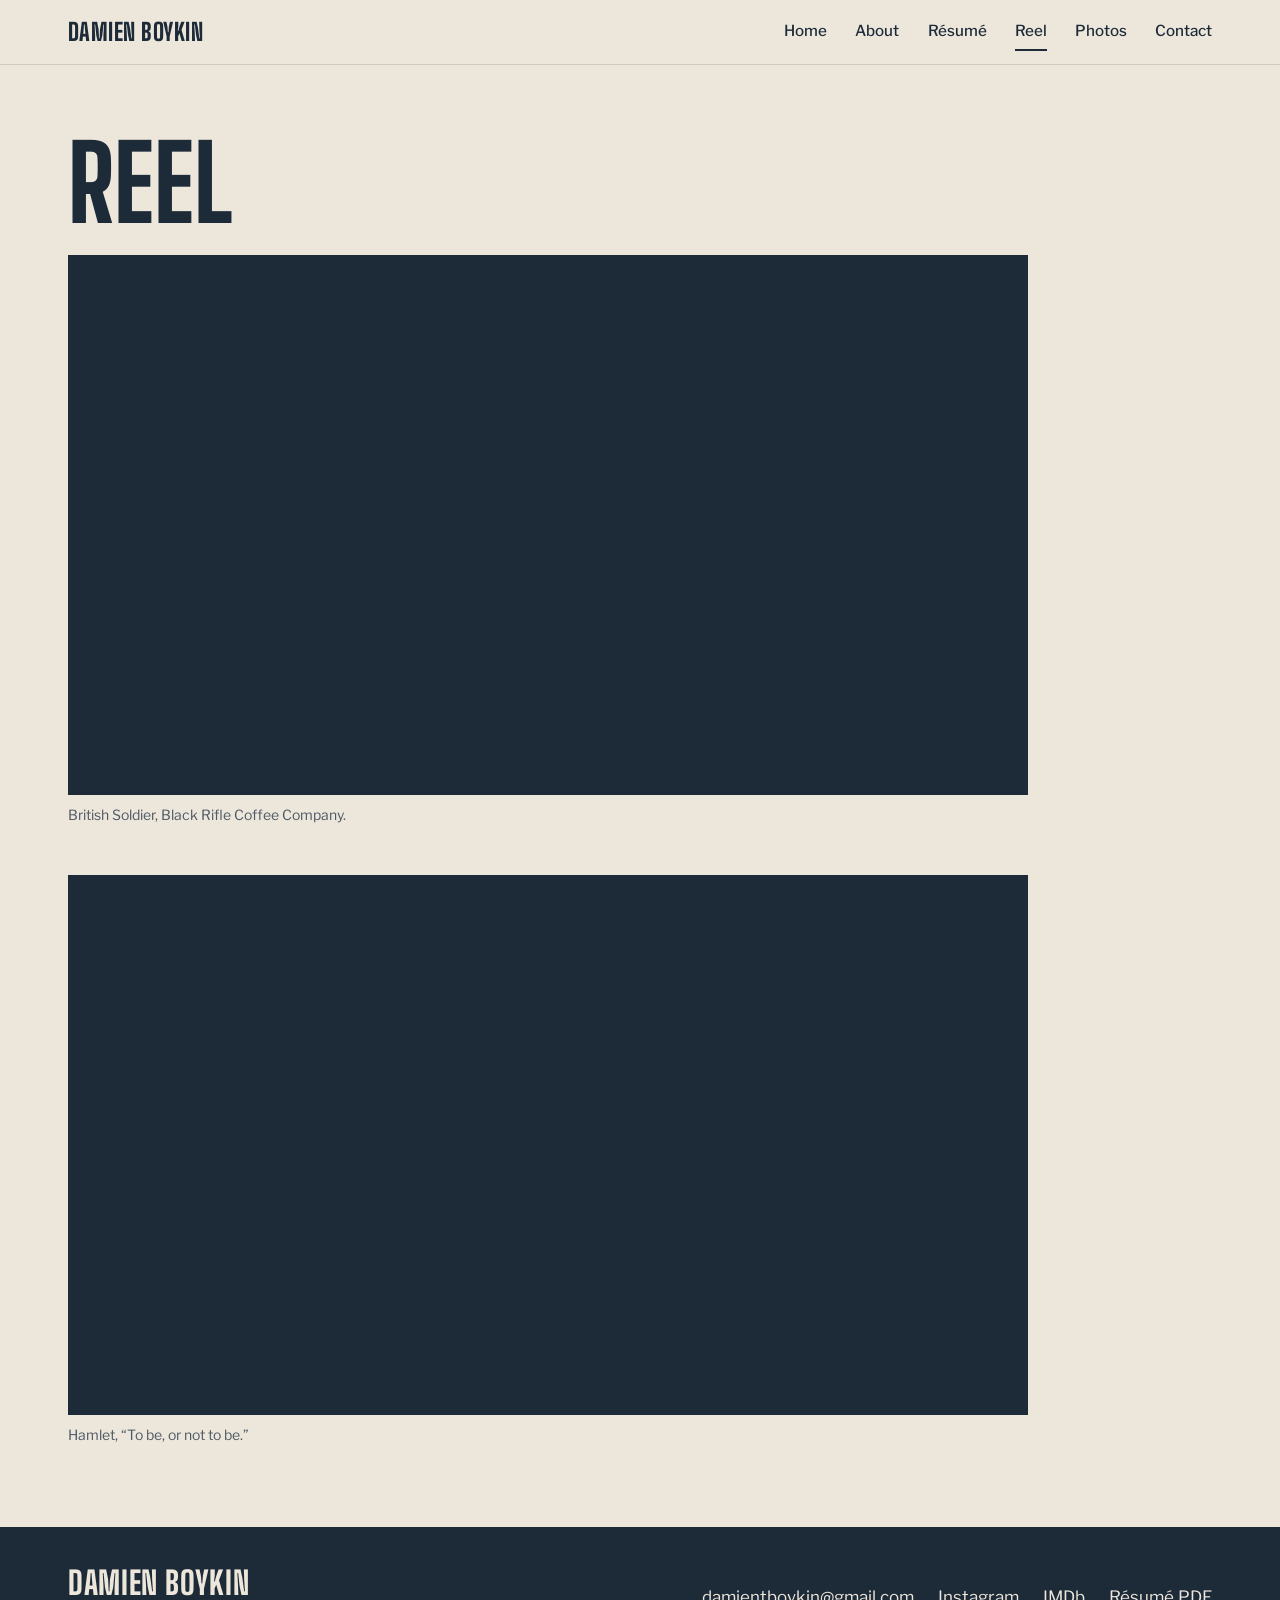
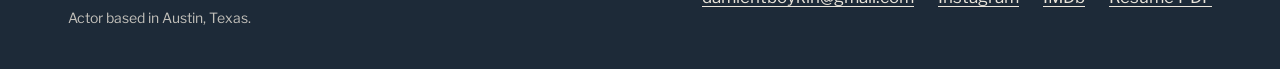
<file: reels.html>
<!DOCTYPE html>
<html lang="en">
<head>
  <meta charset="UTF-8">
  <meta name="viewport" content="width=device-width, initial-scale=1">
  <title>Reel | Damien Boykin</title>
  <meta name="description" content="Watch Damien Boykin's acting reel.">
  <link rel="canonical" href="https://damienboykin.com/reels.html">
  <meta property="og:title" content="Reel | Damien Boykin">
  <meta property="og:description" content="Watch Damien Boykin's acting reel.">
  <meta property="og:image" content="https://damienboykin.com/images/headshots/professionalheadshot2.jpg">
  <meta property="og:type" content="website">
  <meta name="theme-color" content="#1D2A38">
  <link rel="icon" href="favicon.svg" type="image/svg+xml">
  <link rel="preload" href="fonts/big-shoulders-display.woff2" as="font" type="font/woff2" crossorigin>
  <link rel="stylesheet" href="css/style.css">
</head>
<body>
  <a class="skip" href="#main">Skip to content</a>
  <header class="site-header">
    <div class="wrap">
      <a class="wordmark" href="index.html">Damien Boykin</a>
      <button class="nav-toggle" aria-expanded="false" aria-controls="nav">Menu</button>
      <nav class="nav" id="nav" aria-label="Main">
        <a href="index.html">Home</a>
        <a href="about.html">About</a>
        <a href="resume.html">Résumé</a>
        <a href="reels.html" aria-current="page">Reel</a>
        <a href="gallery.html">Photos</a>
        <a href="contact.html">Contact</a>
      </nav>
    </div>
  </header>

  <main id="main">
    <div class="wrap">
      <header class="page-head"><h1 class="page-title">Reel</h1></header>
      <div class="video">
        <iframe src="https://www.youtube-nocookie.com/embed/ta5U91yJrg8" title="Damien Boykin as a British soldier, Black Rifle Coffee Company" allow="accelerometer; encrypted-media; gyroscope; picture-in-picture" allowfullscreen></iframe>
      </div>
      <p class="caption">British Soldier, Black Rifle Coffee Company.</p>
      <div class="video" style="margin-top:3rem">
        <iframe src="https://www.youtube-nocookie.com/embed/pgPiaoCAWMo" title="Damien Boykin: Hamlet, To be or not to be" loading="lazy" allow="accelerometer; encrypted-media; gyroscope; picture-in-picture" allowfullscreen></iframe>
      </div>
      <p class="caption">Hamlet, “To be, or not to be.”</p>
    </div>
  </main>

  <footer class="site-footer">
    <div class="wrap">
      <div>
        <a class="wordmark" href="index.html">Damien Boykin</a>
        <p>Actor based in Austin, Texas.</p>
      </div>
      <div class="footer-links">
        <a href="mailto:damientboykin@gmail.com">damientboykin@gmail.com</a>
        <a href="https://instagram.com/damien_boykin" rel="noopener">Instagram</a>
        <a href="https://www.imdb.com/name/nm17899253/" rel="noopener">IMDb</a>
        <a href="downloads/DamienBoykinResume.pdf">Résumé PDF</a>
      </div>
    </div>
  </footer>
  <script src="javascript/script.js"></script>
</body>
</html>
</file>
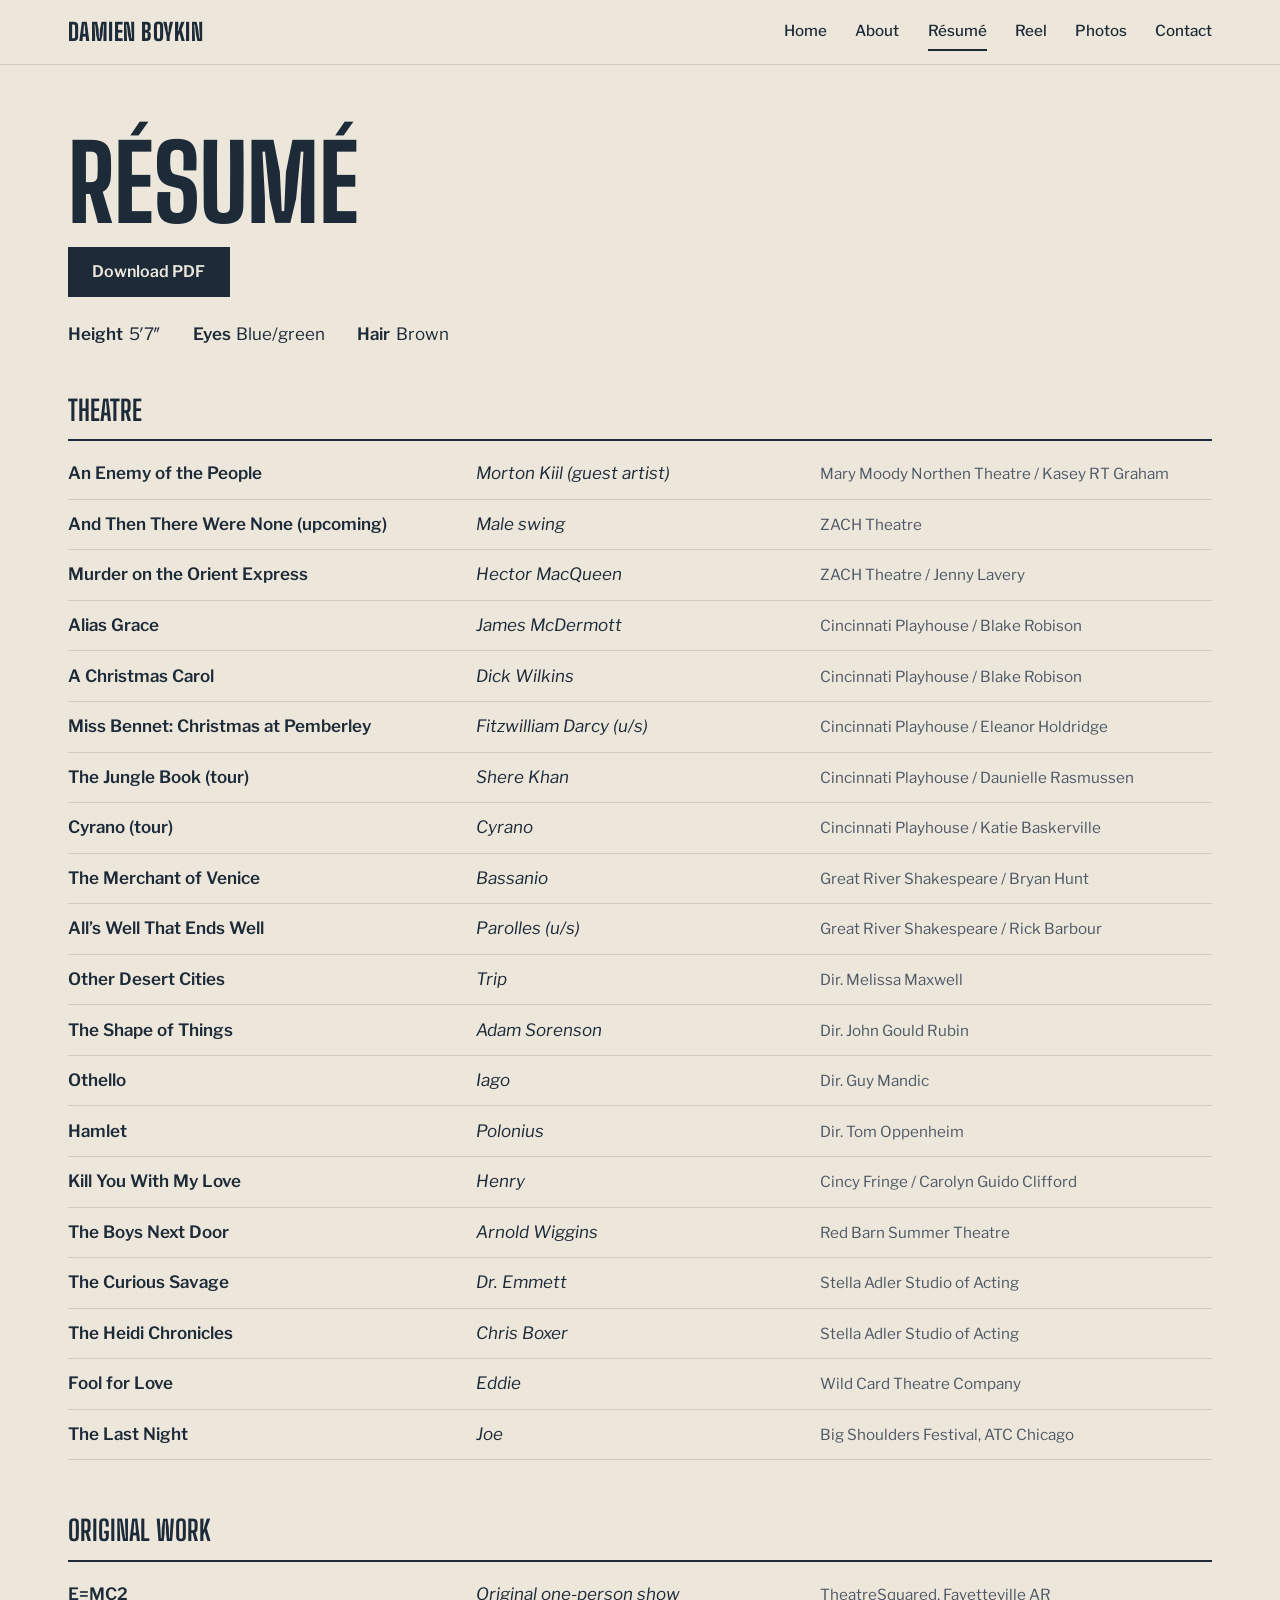
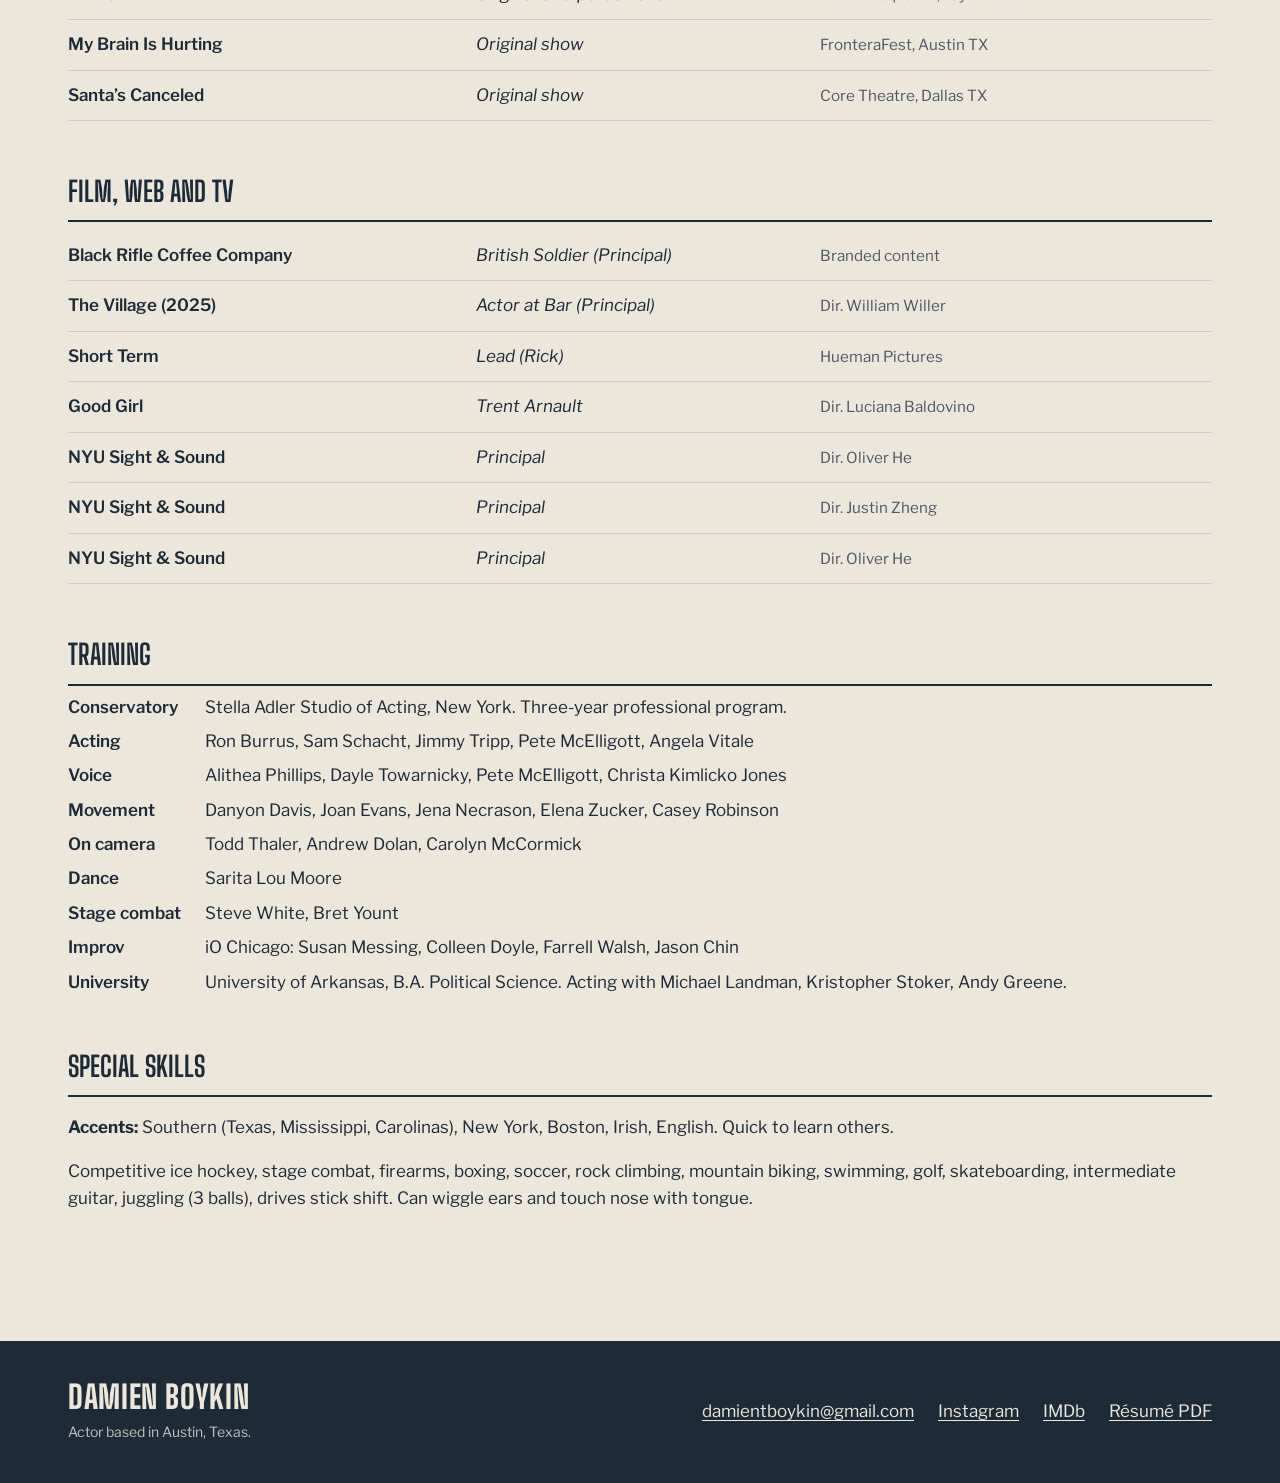
<file: resume.html>
<!DOCTYPE html>
<html lang="en">
<head>
  <meta charset="UTF-8">
  <meta name="viewport" content="width=device-width, initial-scale=1">
  <title>Résumé | Damien Boykin</title>
  <meta name="description" content="Acting résumé for Damien Boykin: theatre, film and TV credits, training at the Stella Adler Studio, and special skills.">
  <link rel="canonical" href="https://damienboykin.com/resume.html">
  <meta property="og:title" content="Résumé | Damien Boykin">
  <meta property="og:description" content="Acting résumé for Damien Boykin: theatre, film and TV credits, training at the Stella Adler Studio, and special skills.">
  <meta property="og:image" content="https://damienboykin.com/images/headshots/professionalheadshot2.jpg">
  <meta property="og:type" content="website">
  <meta name="theme-color" content="#1D2A38">
  <link rel="icon" href="favicon.svg" type="image/svg+xml">
  <link rel="preload" href="fonts/big-shoulders-display.woff2" as="font" type="font/woff2" crossorigin>
  <link rel="stylesheet" href="css/style.css">
</head>
<body>
  <a class="skip" href="#main">Skip to content</a>
  <header class="site-header">
    <div class="wrap">
      <a class="wordmark" href="index.html">Damien Boykin</a>
      <button class="nav-toggle" aria-expanded="false" aria-controls="nav">Menu</button>
      <nav class="nav" id="nav" aria-label="Main">
        <a href="index.html">Home</a>
        <a href="about.html">About</a>
        <a href="resume.html" aria-current="page">Résumé</a>
        <a href="reels.html">Reel</a>
        <a href="gallery.html">Photos</a>
        <a href="contact.html">Contact</a>
      </nav>
    </div>
  </header>

  <main id="main">
    <div class="wrap">
      <header class="page-head">
        <h1 class="page-title">Résumé</h1>
        <p><a class="btn" href="downloads/DamienBoykinResume.pdf" download>Download PDF</a></p>
      </header>
      <ul class="stats">
        <li><strong>Height</strong>5′7″</li>
        <li><strong>Eyes</strong>Blue/green</li>
        <li><strong>Hair</strong>Brown</li>
      </ul>

      <section class="resume-block">
        <h2>Theatre</h2>
        <ul class="credits">
          <li><span class="title">An Enemy of the People</span><span class="role">Morton Kiil (guest artist)</span><span class="where">Mary Moody Northen Theatre / Kasey RT Graham</span></li>
          <li><span class="title">And Then There Were None (upcoming)</span><span class="role">Male swing</span><span class="where">ZACH Theatre</span></li>
          <li><span class="title">Murder on the Orient Express</span><span class="role">Hector MacQueen</span><span class="where">ZACH Theatre / Jenny Lavery</span></li>
          <li><span class="title">Alias Grace</span><span class="role">James McDermott</span><span class="where">Cincinnati Playhouse / Blake Robison</span></li>
          <li><span class="title">A Christmas Carol</span><span class="role">Dick Wilkins</span><span class="where">Cincinnati Playhouse / Blake Robison</span></li>
          <li><span class="title">Miss Bennet: Christmas at Pemberley</span><span class="role">Fitzwilliam Darcy (u/s)</span><span class="where">Cincinnati Playhouse / Eleanor Holdridge</span></li>
          <li><span class="title">The Jungle Book (tour)</span><span class="role">Shere Khan</span><span class="where">Cincinnati Playhouse / Daunielle Rasmussen</span></li>
          <li><span class="title">Cyrano (tour)</span><span class="role">Cyrano</span><span class="where">Cincinnati Playhouse / Katie Baskerville</span></li>
          <li><span class="title">The Merchant of Venice</span><span class="role">Bassanio</span><span class="where">Great River Shakespeare / Bryan Hunt</span></li>
          <li><span class="title">All’s Well That Ends Well</span><span class="role">Parolles (u/s)</span><span class="where">Great River Shakespeare / Rick Barbour</span></li>
          <li><span class="title">Other Desert Cities</span><span class="role">Trip</span><span class="where">Dir. Melissa Maxwell</span></li>
          <li><span class="title">The Shape of Things</span><span class="role">Adam Sorenson</span><span class="where">Dir. John Gould Rubin</span></li>
          <li><span class="title">Othello</span><span class="role">Iago</span><span class="where">Dir. Guy Mandic</span></li>
          <li><span class="title">Hamlet</span><span class="role">Polonius</span><span class="where">Dir. Tom Oppenheim</span></li>
          <li><span class="title">Kill You With My Love</span><span class="role">Henry</span><span class="where">Cincy Fringe / Carolyn Guido Clifford</span></li>
          <li><span class="title">The Boys Next Door</span><span class="role">Arnold Wiggins</span><span class="where">Red Barn Summer Theatre</span></li>
          <li><span class="title">The Curious Savage</span><span class="role">Dr. Emmett</span><span class="where">Stella Adler Studio of Acting</span></li>
          <li><span class="title">The Heidi Chronicles</span><span class="role">Chris Boxer</span><span class="where">Stella Adler Studio of Acting</span></li>
          <li><span class="title">Fool for Love</span><span class="role">Eddie</span><span class="where">Wild Card Theatre Company</span></li>
          <li><span class="title">The Last Night</span><span class="role">Joe</span><span class="where">Big Shoulders Festival, ATC Chicago</span></li>
        </ul>
      </section>

      <section class="resume-block">
        <h2>Original work</h2>
        <ul class="credits">
          <li><span class="title">E=MC2</span><span class="role">Original one-person show</span><span class="where">TheatreSquared, Fayetteville AR</span></li>
          <li><span class="title">My Brain Is Hurting</span><span class="role">Original show</span><span class="where">FronteraFest, Austin TX</span></li>
          <li><span class="title">Santa’s Canceled</span><span class="role">Original show</span><span class="where">Core Theatre, Dallas TX</span></li>
        </ul>
      </section>

      <section class="resume-block">
        <h2>Film, web and TV</h2>
        <ul class="credits">
          <li><span class="title">Black Rifle Coffee Company</span><span class="role">British Soldier (Principal)</span><span class="where">Branded content</span></li>
          <li><span class="title">The Village (2025)</span><span class="role">Actor at Bar (Principal)</span><span class="where">Dir. William Willer</span></li>
          <li><span class="title">Short Term</span><span class="role">Lead (Rick)</span><span class="where">Hueman Pictures</span></li>
          <li><span class="title">Good Girl</span><span class="role">Trent Arnault</span><span class="where">Dir. Luciana Baldovino</span></li>
          <li><span class="title">NYU Sight &amp; Sound</span><span class="role">Principal</span><span class="where">Dir. Oliver He</span></li>
          <li><span class="title">NYU Sight &amp; Sound</span><span class="role">Principal</span><span class="where">Dir. Justin Zheng</span></li>
          <li><span class="title">NYU Sight &amp; Sound</span><span class="role">Principal</span><span class="where">Dir. Oliver He</span></li>
        </ul>
      </section>

      <section class="resume-block">
        <h2>Training</h2>
        <dl class="training">
          <dt>Conservatory</dt><dd>Stella Adler Studio of Acting, New York. Three-year professional program.</dd>
          <dt>Acting</dt><dd>Ron Burrus, Sam Schacht, Jimmy Tripp, Pete McElligott, Angela Vitale</dd>
          <dt>Voice</dt><dd>Alithea Phillips, Dayle Towarnicky, Pete McElligott, Christa Kimlicko Jones</dd>
          <dt>Movement</dt><dd>Danyon Davis, Joan Evans, Jena Necrason, Elena Zucker, Casey Robinson</dd>
          <dt>On camera</dt><dd>Todd Thaler, Andrew Dolan, Carolyn McCormick</dd>
          <dt>Dance</dt><dd>Sarita Lou Moore</dd>
          <dt>Stage combat</dt><dd>Steve White, Bret Yount</dd>
          <dt>Improv</dt><dd>iO Chicago: Susan Messing, Colleen Doyle, Farrell Walsh, Jason Chin</dd>
          <dt>University</dt><dd>University of Arkansas, B.A. Political Science. Acting with Michael Landman, Kristopher Stoker, Andy Greene.</dd>
        </dl>
      </section>

      <section class="resume-block">
        <h2>Special skills</h2>
        <p><strong>Accents:</strong> Southern (Texas, Mississippi, Carolinas), New York, Boston, Irish, English. Quick to learn others.</p>
        <p>Competitive ice hockey, stage combat, firearms, boxing, soccer, rock climbing, mountain biking, swimming, golf, skateboarding, intermediate guitar, juggling (3 balls), drives stick shift. Can wiggle ears and touch nose with tongue.</p>
      </section>
    </div>
  </main>

  <footer class="site-footer">
    <div class="wrap">
      <div>
        <a class="wordmark" href="index.html">Damien Boykin</a>
        <p>Actor based in Austin, Texas.</p>
      </div>
      <div class="footer-links">
        <a href="mailto:damientboykin@gmail.com">damientboykin@gmail.com</a>
        <a href="https://instagram.com/damien_boykin" rel="noopener">Instagram</a>
        <a href="https://www.imdb.com/name/nm17899253/" rel="noopener">IMDb</a>
        <a href="downloads/DamienBoykinResume.pdf">Résumé PDF</a>
      </div>
    </div>
  </footer>
  <script src="javascript/script.js"></script>
</body>
</html>
</file>
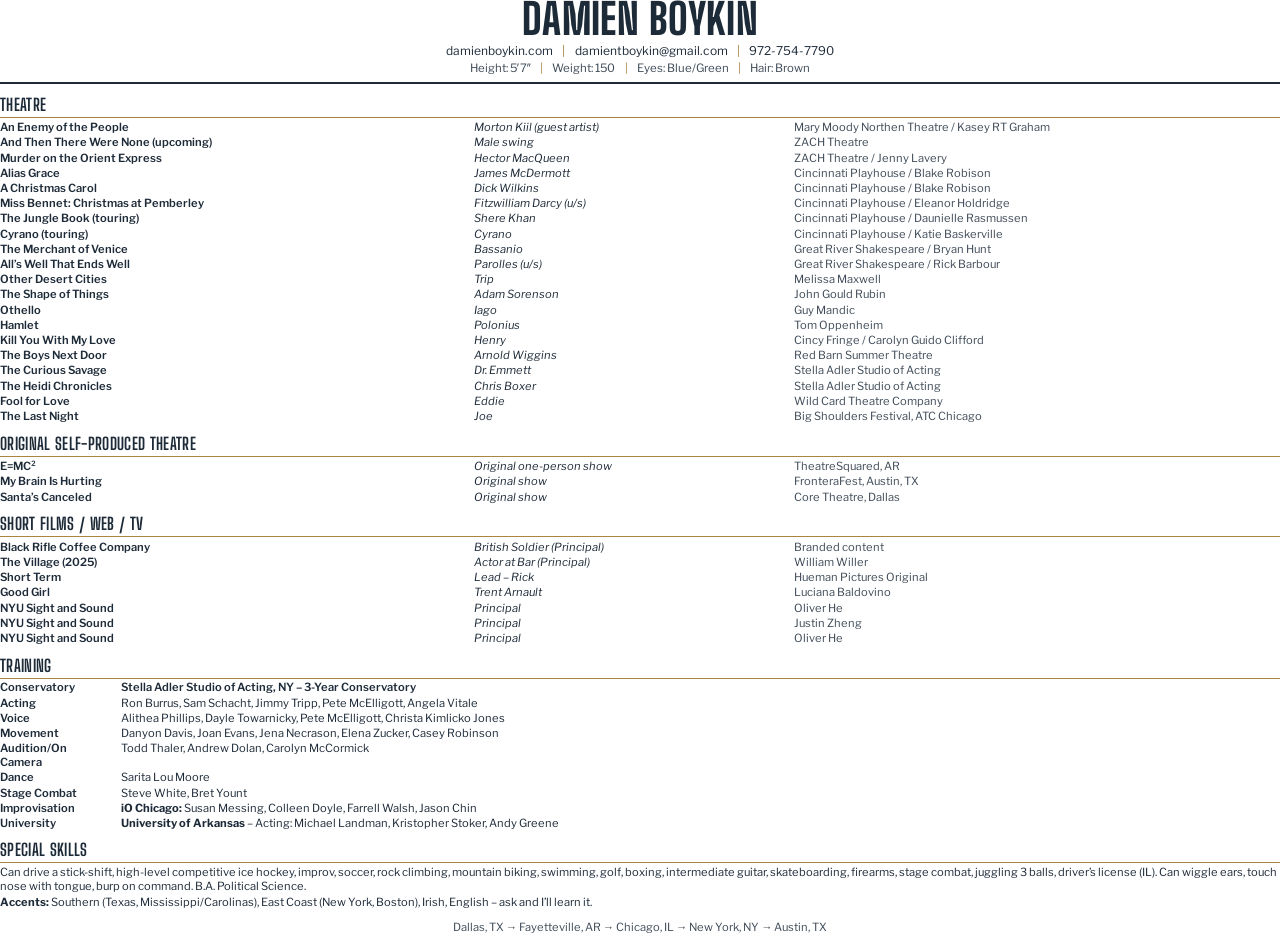
<file: tools/resume/resume.html>
<!DOCTYPE html>
<html lang="en">
<head>
<meta charset="UTF-8">
<title>Damien Boykin – Résumé</title>
<!-- Source for downloads/DamienBoykinResume.pdf.
     Edit this file, then run: python3 tools/resume/make_pdf.py -->
<style>
  @font-face { font-family: 'Big Shoulders Display'; src: url('../../fonts/big-shoulders-display.woff2') format('woff2'); font-weight: 100 900; }
  @font-face { font-family: 'Libre Franklin'; src: url('../../fonts/libre-franklin.woff2') format('woff2'); font-weight: 100 900; }
  @font-face { font-family: 'Libre Franklin'; src: url('../../fonts/libre-franklin-italic.woff2') format('woff2'); font-weight: 100 900; font-style: italic; }
  @page { size: Letter; margin: 0.4in 0.55in; }
  * { box-sizing: border-box; }
  body { margin: 0; font-family: 'Libre Franklin', Arial, sans-serif; font-size: 8.4pt; line-height: 1.24; color: #1D2A38; }
  header { text-align: center; border-bottom: 2pt solid #1D2A38; padding-bottom: 5pt; margin-bottom: 8pt; }
  h1 { font-family: 'Big Shoulders Display', sans-serif; font-weight: 800; font-size: 32pt; line-height: .9; letter-spacing: .01em; margin: 0 0 4pt; text-transform: uppercase; }
  .contact { margin: 0; font-size: 9pt; }
  .contact span + span::before { content: "|"; color: #A9853F; margin: 0 7pt; }
  .contact.stats { margin-top: 2pt; font-size: 8.6pt; color: #3E4A57; }
  .contact a { color: inherit; text-decoration: none; }
  h2 { font-family: 'Big Shoulders Display', sans-serif; font-weight: 700; font-size: 12.5pt; text-transform: uppercase; letter-spacing: .02em; margin: 7pt 0 2pt; padding-bottom: 1pt; border-bottom: .6pt solid #A9853F; }
  table { width: 100%; border-collapse: collapse; }
  td { padding: .5pt 0; vertical-align: top; }
  td:nth-child(1) { width: 37%; font-weight: 600; }
  td:nth-child(2) { width: 25%; font-style: italic; }
  td:nth-child(3) { color: #3E4A57; }
  dl { display: grid; grid-template-columns: 1.15in 1fr; gap: 1pt 8pt; margin: 2pt 0 0; }
  dt { font-weight: 600; }
  dd { margin: 0; }
  dd.lead { font-weight: 600; }
  p { margin: 2pt 0; }
  .route { text-align: center; color: #3E4A57; margin-top: 8pt; font-size: 8.4pt; }
</style>
</head>
<body>
<header>
  <h1>Damien Boykin</h1>
  <p class="contact"><span><a href="https://damienboykin.com">damienboykin.com</a></span><span><a href="mailto:damientboykin@gmail.com">damientboykin@gmail.com</a></span><span>972-754-7790</span></p>
  <p class="contact stats"><span>Height: 5′7″</span><span>Weight: 150</span><span>Eyes: Blue/Green</span><span>Hair: Brown</span></p>
</header>

<h2>Theatre</h2>
<table>
  <tr><td>An Enemy of the People</td><td>Morton Kiil (guest artist)</td><td>Mary Moody Northen Theatre / Kasey RT Graham</td></tr>
  <tr><td>And Then There Were None (upcoming)</td><td>Male swing</td><td>ZACH Theatre</td></tr>
  <tr><td>Murder on the Orient Express</td><td>Hector MacQueen</td><td>ZACH Theatre / Jenny Lavery</td></tr>
  <tr><td>Alias Grace</td><td>James McDermott</td><td>Cincinnati Playhouse / Blake Robison</td></tr>
  <tr><td>A Christmas Carol</td><td>Dick Wilkins</td><td>Cincinnati Playhouse / Blake Robison</td></tr>
  <tr><td>Miss Bennet: Christmas at Pemberley</td><td>Fitzwilliam Darcy (u/s)</td><td>Cincinnati Playhouse / Eleanor Holdridge</td></tr>
  <tr><td>The Jungle Book (touring)</td><td>Shere Khan</td><td>Cincinnati Playhouse / Daunielle Rasmussen</td></tr>
  <tr><td>Cyrano (touring)</td><td>Cyrano</td><td>Cincinnati Playhouse / Katie Baskerville</td></tr>
  <tr><td>The Merchant of Venice</td><td>Bassanio</td><td>Great River Shakespeare / Bryan Hunt</td></tr>
  <tr><td>All’s Well That Ends Well</td><td>Parolles (u/s)</td><td>Great River Shakespeare / Rick Barbour</td></tr>
  <tr><td>Other Desert Cities</td><td>Trip</td><td>Melissa Maxwell</td></tr>
  <tr><td>The Shape of Things</td><td>Adam Sorenson</td><td>John Gould Rubin</td></tr>
  <tr><td>Othello</td><td>Iago</td><td>Guy Mandic</td></tr>
  <tr><td>Hamlet</td><td>Polonius</td><td>Tom Oppenheim</td></tr>
  <tr><td>Kill You With My Love</td><td>Henry</td><td>Cincy Fringe / Carolyn Guido Clifford</td></tr>
  <tr><td>The Boys Next Door</td><td>Arnold Wiggins</td><td>Red Barn Summer Theatre</td></tr>
  <tr><td>The Curious Savage</td><td>Dr. Emmett</td><td>Stella Adler Studio of Acting</td></tr>
  <tr><td>The Heidi Chronicles</td><td>Chris Boxer</td><td>Stella Adler Studio of Acting</td></tr>
  <tr><td>Fool for Love</td><td>Eddie</td><td>Wild Card Theatre Company</td></tr>
  <tr><td>The Last Night</td><td>Joe</td><td>Big Shoulders Festival, ATC Chicago</td></tr>
</table>

<h2>Original Self-Produced Theatre</h2>
<table>
  <tr><td>E=MC²</td><td>Original one-person show</td><td>TheatreSquared, AR</td></tr>
  <tr><td>My Brain Is Hurting</td><td>Original show</td><td>FronteraFest, Austin, TX</td></tr>
  <tr><td>Santa’s Canceled</td><td>Original show</td><td>Core Theatre, Dallas</td></tr>
</table>

<h2>Short Films / Web / TV</h2>
<table>
  <tr><td>Black Rifle Coffee Company</td><td>British Soldier (Principal)</td><td>Branded content</td></tr>
  <tr><td>The Village (2025)</td><td>Actor at Bar (Principal)</td><td>William Willer</td></tr>
  <tr><td>Short Term</td><td>Lead – Rick</td><td>Hueman Pictures Original</td></tr>
  <tr><td>Good Girl</td><td>Trent Arnault</td><td>Luciana Baldovino</td></tr>
  <tr><td>NYU Sight and Sound</td><td>Principal</td><td>Oliver He</td></tr>
  <tr><td>NYU Sight and Sound</td><td>Principal</td><td>Justin Zheng</td></tr>
  <tr><td>NYU Sight and Sound</td><td>Principal</td><td>Oliver He</td></tr>
</table>

<h2>Training</h2>
<dl>
  <dt>Conservatory</dt><dd class="lead">Stella Adler Studio of Acting, NY – 3-Year Conservatory</dd>
  <dt>Acting</dt><dd>Ron Burrus, Sam Schacht, Jimmy Tripp, Pete McElligott, Angela Vitale</dd>
  <dt>Voice</dt><dd>Alithea Phillips, Dayle Towarnicky, Pete McElligott, Christa Kimlicko Jones</dd>
  <dt>Movement</dt><dd>Danyon Davis, Joan Evans, Jena Necrason, Elena Zucker, Casey Robinson</dd>
  <dt>Audition/On Camera</dt><dd>Todd Thaler, Andrew Dolan, Carolyn McCormick</dd>
  <dt>Dance</dt><dd>Sarita Lou Moore</dd>
  <dt>Stage Combat</dt><dd>Steve White, Bret Yount</dd>
  <dt>Improvisation</dt><dd><strong>iO Chicago:</strong> Susan Messing, Colleen Doyle, Farrell Walsh, Jason Chin</dd>
  <dt>University</dt><dd><strong>University of Arkansas</strong> – Acting: Michael Landman, Kristopher Stoker, Andy Greene</dd>
</dl>

<h2>Special Skills</h2>
<p>Can drive a stick-shift, high-level competitive ice hockey, improv, soccer, rock climbing, mountain biking, swimming, golf, boxing, intermediate guitar, skateboarding, firearms, stage combat, juggling 3 balls, driver’s license (IL). Can wiggle ears, touch nose with tongue, burp on command. B.A. Political Science.</p>
<p><strong>Accents:</strong> Southern (Texas, Mississippi/Carolinas), East Coast (New York, Boston), Irish, English – ask and I’ll learn it.</p>

<p class="route">Dallas, TX → Fayetteville, AR → Chicago, IL → New York, NY → Austin, TX</p>
</body>
</html>
</file>
<file: css/style.css>
/* Damien Boykin — site styles
   Palette pulled from his headshot backdrop and stage photography. */
@font-face { font-family: 'Big Shoulders Display'; src: url('../fonts/big-shoulders-display.woff2') format('woff2'); font-weight: 100 900; font-display: swap; }
@font-face { font-family: 'Libre Franklin'; src: url('../fonts/libre-franklin.woff2') format('woff2'); font-weight: 100 900; font-style: normal; font-display: swap; }
@font-face { font-family: 'Libre Franklin'; src: url('../fonts/libre-franklin-italic.woff2') format('woff2'); font-weight: 100 900; font-style: italic; font-display: swap; }

:root {
  --slate: #A3A9AD;      /* headshot backdrop */
  --slate-deep: #8B9297;
  --ink: #1D2A38;        /* denim ink: text, dark panels */
  --bone: #ECE6DB;       /* page */
  --bone-2: #E2DACC;
  --brass: #A9853F;      /* rules, leaders, focus */
  --oxblood: #6B2C27;    /* links, buttons */
  --muted: #4E5965;

  --display: 'Big Shoulders Display', 'Arial Narrow', sans-serif;
  --body: 'Libre Franklin', 'Franklin Gothic', Arial, sans-serif;

  --step--1: 0.875rem;
  --step-0: 1.0625rem;
  --step-1: 1.3rem;
  --step-2: 1.75rem;
  --step-3: 2.6rem;

  --gutter: clamp(1.25rem, 4vw, 3rem);
  --max: 1240px;
}

*, *::before, *::after { box-sizing: border-box; }
html { -webkit-text-size-adjust: 100%; }
body {
  margin: 0;
  background: var(--bone);
  color: var(--ink);
  font-family: var(--body);
  font-size: var(--step-0);
  line-height: 1.6;
}
img { display: block; max-width: 100%; height: auto; }
a { color: var(--oxblood); text-underline-offset: 3px; text-decoration-thickness: 1px; }
a:hover { text-decoration-thickness: 2px; }
:focus-visible { outline: 3px solid var(--brass); outline-offset: 3px; }

.skip { position: absolute; left: -999px; }
.skip:focus { left: 1rem; top: 1rem; background: var(--ink); color: var(--bone); padding: .5rem 1rem; z-index: 10; }

.wrap { max-width: var(--max); margin: 0 auto; padding: 0 var(--gutter); }

/* ---------- Header ---------- */
.site-header {
  border-bottom: 1px solid rgba(29,42,56,.15);
}
.site-header .wrap {
  display: flex; align-items: center; justify-content: space-between;
  gap: 1rem; min-height: 64px;
}
.wordmark {
  font-family: var(--display); font-weight: 800; font-size: 1.5rem;
  letter-spacing: .02em; text-transform: uppercase;
  color: var(--ink); text-decoration: none; line-height: 1;
}
.nav { display: flex; gap: clamp(.9rem, 2.2vw, 2rem); }
.nav a {
  color: var(--ink); text-decoration: none; font-size: .95rem; font-weight: 500;
  padding: .35rem 0; border-bottom: 2px solid transparent;
}
.nav a:hover { border-color: var(--brass); }
.nav a[aria-current="page"] { border-color: var(--ink); }
.nav-toggle { display: none; }

@media (max-width: 760px) {
  .nav-toggle {
    display: inline-flex; align-items: center; gap: .5rem;
    background: none; border: 1px solid var(--ink); color: var(--ink);
    font: 500 .9rem var(--body); padding: .45rem .8rem; cursor: pointer;
  }
  .nav {
    display: none; position: absolute; left: 0; right: 0; top: 64px;
    flex-direction: column; gap: 0; background: var(--bone);
    border-bottom: 1px solid rgba(29,42,56,.15); padding: .5rem var(--gutter) 1rem; z-index: 20;
  }
  .nav.open { display: flex; }
  .nav a { padding: .7rem 0; border-bottom: 1px solid rgba(29,42,56,.1); }
  .nav a[aria-current="page"] { border-color: rgba(29,42,56,.1); font-weight: 700; }
  .site-header { position: relative; }
}

/* ---------- Home hero ---------- */
.hero {
  background: var(--slate);
  display: grid;
  grid-template-columns: minmax(0, 5fr) minmax(0, 6fr);
}
.hero-photo img {
  width: 100%; height: 100%; max-height: 88vh; object-fit: cover; object-position: 50% 20%;
}
.hero-text {
  display: flex; flex-direction: column; justify-content: center;
  padding: clamp(2rem, 5vw, 4.5rem) var(--gutter);
}
.hero-name {
  font-family: var(--display); font-weight: 800; text-transform: uppercase;
  font-size: clamp(4.5rem, 13vw, 11.5rem);
  line-height: .82; letter-spacing: -.005em;
  margin: 0 0 1.75rem; color: var(--ink);
}
.hero-name span { display: block; }
.hero-lede { font-size: var(--step-1); line-height: 1.45; max-width: 30ch; margin: 0 0 1.75rem; }
.hero-meta { margin: 0 0 2rem; font-size: var(--step--1); color: #22303f; }

.actions { display: flex; flex-wrap: wrap; gap: .75rem; }
.btn {
  display: inline-block; font: 600 1rem var(--body); text-decoration: none;
  padding: .85rem 1.4rem; border: 2px solid var(--ink);
  background: var(--ink); color: var(--bone);
}
.btn:hover { background: var(--oxblood); border-color: var(--oxblood); text-decoration: none; }
.btn.ghost { background: transparent; color: var(--ink); }
.btn.ghost:hover { background: var(--ink); color: var(--bone); }

@media (max-width: 860px) {
  .hero { grid-template-columns: 1fr; }
  .hero-photo img { max-height: 70vh; }
}

/* ---------- Sections ---------- */
.section { padding: clamp(3rem, 7vw, 5.5rem) 0; }
.section + .section { padding-top: 0; }
.section-title {
  font-family: var(--display); font-weight: 700; font-size: var(--step-3);
  text-transform: uppercase; line-height: 1; margin: 0 0 1.5rem;
}
.section-foot { margin-top: 1.75rem; }

/* Now / next */
.now {
  display: grid; grid-template-columns: 1fr 1fr; gap: 0;
  border-top: 2px solid var(--ink); border-bottom: 1px solid rgba(29,42,56,.2);
}
.now > div { padding: 1.5rem 0; }
.now > div + div { padding-left: 2rem; border-left: 1px solid rgba(29,42,56,.2); }
.now h3 { margin: 0 0 .5rem; font-size: var(--step--1); font-weight: 600; color: var(--muted); }
.now p { margin: 0; }
.now .show { font-family: var(--display); font-weight: 700; font-size: var(--step-2); line-height: 1.05; text-transform: uppercase; display: block; margin-bottom: .25rem; }
@media (max-width: 640px) {
  .now { grid-template-columns: 1fr; }
  .now > div + div { padding-left: 0; border-left: 0; border-top: 1px solid rgba(29,42,56,.2); }
}

/* Production stills strip */
.stills { display: grid; grid-template-columns: 2fr 1fr 1fr; gap: 6px; }
.stills img { width: 100%; height: clamp(220px, 32vw, 420px); object-fit: cover; }
.stills figure { margin: 0; }
@media (max-width: 640px) {
  .stills { grid-template-columns: 1fr 1fr; }
  .stills figure:first-child { grid-column: 1 / -1; }
  .stills img { height: 220px; }
}

/* Video */
.video { position: relative; aspect-ratio: 16 / 9; background: var(--ink); max-width: 960px; }
.video iframe { position: absolute; inset: 0; width: 100%; height: 100%; border: 0; }
.caption { font-size: var(--step--1); color: var(--muted); margin: .6rem 0 0; }

/* ---------- Playbill credits ---------- */
.credits { list-style: none; margin: 0; padding: 0; }
.credits li {
  display: grid; grid-template-columns: minmax(0, 1.2fr) minmax(0, 1fr) minmax(0, 1.2fr);
  gap: 1rem; padding: .7rem 0; border-bottom: 1px solid rgba(29,42,56,.14);
  align-items: baseline;
}
.credits .title { font-weight: 600; }
.credits .role { font-style: italic; }
.credits .where { color: var(--muted); font-size: .95rem; }
.credits .tag { font-size: .8rem; font-weight: 600; color: var(--oxblood); margin-left: .4rem; font-style: normal; }
@media (max-width: 640px) {
  .credits li { grid-template-columns: 1fr; gap: 0; }
}

/* Leader version (home teaser) */
.leaders { list-style: none; margin: 0; padding: 0; max-width: 820px; }
.leaders li { display: flex; align-items: baseline; gap: .5rem; padding: .5rem 0; }
.leaders .title { font-weight: 600; white-space: nowrap; }
.leaders .dots { flex: 1; border-bottom: 2px dotted var(--brass); transform: translateY(-.3em); min-width: 1.5rem; }
.leaders .role { font-style: italic; text-align: right; }
@media (max-width: 520px) {
  .leaders li { flex-wrap: wrap; }
  .leaders .dots { display: none; }
  .leaders .role { width: 100%; text-align: left; }
}

/* ---------- Inner pages ---------- */
.page-head { padding: clamp(2.5rem, 6vw, 4.5rem) 0 1.5rem; }
.page-title {
  font-family: var(--display); font-weight: 800; text-transform: uppercase;
  font-size: clamp(3.2rem, 9vw, 6.5rem); line-height: .9; margin: 0;
}
.page-head p { margin: 1rem 0 0; max-width: 60ch; }

.about { display: grid; grid-template-columns: minmax(0, 4fr) minmax(0, 6fr); gap: clamp(2rem, 5vw, 4rem); align-items: start; }
.about .prose p { max-width: 62ch; }
.about .prose p:first-child { font-size: var(--step-1); line-height: 1.5; }
.facts { display: grid; grid-template-columns: max-content 1fr; gap: .4rem 1.5rem; margin: 2rem 0 0; padding-top: 1.25rem; border-top: 2px solid var(--ink); }
.facts dt { font-weight: 600; }
.facts dd { margin: 0; }
@media (max-width: 760px) { .about { grid-template-columns: 1fr; } }

.resume-block { margin-bottom: 3rem; }
.resume-block h2 { font-family: var(--display); font-weight: 700; text-transform: uppercase; font-size: var(--step-2); margin: 0 0 .5rem; padding-bottom: .4rem; border-bottom: 2px solid var(--ink); }
.training { display: grid; grid-template-columns: max-content 1fr; gap: .45rem 1.5rem; margin: 0; }
.training dt { font-weight: 600; }
.training dd { margin: 0; }
@media (max-width: 560px) { .training { grid-template-columns: 1fr; } .training dd { margin-bottom: .6rem; } }
.stats { display: flex; flex-wrap: wrap; gap: .5rem 2rem; margin: 0 0 2.5rem; padding: 0; list-style: none; }
.stats li strong { font-weight: 600; margin-right: .35rem; }

/* Gallery */
.filters { display: flex; gap: .5rem; margin: 0 0 1.5rem; flex-wrap: wrap; }
.filters button {
  font: 500 .95rem var(--body); padding: .5rem 1rem; cursor: pointer;
  background: transparent; color: var(--ink); border: 1px solid var(--ink);
}
.filters button[aria-pressed="true"] { background: var(--ink); color: var(--bone); }
.grid { columns: 3 280px; column-gap: 8px; }
.grid a { display: block; margin: 0 0 8px; break-inside: avoid; background: var(--bone-2); }
.grid a[hidden] { display: none; }
.grid img { width: 100%; }

.lightbox {
  position: fixed; inset: 0; z-index: 50; background: rgba(15,21,28,.94);
  display: none; align-items: center; justify-content: center; padding: 3.5rem 4rem;
}
.lightbox.open { display: flex; }
.lightbox img { max-width: 100%; max-height: 100%; object-fit: contain; }
.lightbox button {
  position: absolute; background: none; border: 1px solid rgba(236,230,219,.5);
  color: var(--bone); font: 500 .95rem var(--body); padding: .6rem 1rem; cursor: pointer;
}
.lightbox button:hover { background: rgba(236,230,219,.12); }
.lb-close { top: 1rem; right: 1rem; }
.lb-prev { left: 1rem; top: 50%; transform: translateY(-50%); }
.lb-next { right: 1rem; top: 50%; transform: translateY(-50%); }
.lb-count { position: absolute; bottom: 1rem; left: 0; right: 0; text-align: center; color: rgba(236,230,219,.75); font-size: .9rem; }
@media (max-width: 640px) {
  .lightbox { padding: 4rem .5rem; }
  .lb-prev, .lb-next { top: auto; bottom: 1rem; transform: none; }
  .lb-count { bottom: 1.6rem; }
}

/* Contact */
.contact-list { list-style: none; padding: 0; margin: 0; max-width: 640px; }
.contact-list li { display: grid; grid-template-columns: 9rem 1fr; padding: 1rem 0; border-bottom: 1px solid rgba(29,42,56,.15); gap: 1rem; }
.contact-list li:first-child { border-top: 2px solid var(--ink); }
.contact-list span { font-weight: 600; }
@media (max-width: 520px) { .contact-list li { grid-template-columns: 1fr; gap: 0; } }

/* ---------- Footer ---------- */
.site-footer { background: var(--ink); color: var(--bone); }
main > .wrap { padding-bottom: clamp(3rem, 7vw, 5rem); }
.site-footer .wrap { display: flex; flex-wrap: wrap; justify-content: space-between; gap: 1.5rem; padding-top: 2.5rem; padding-bottom: 2.5rem; }
.site-footer a { color: var(--bone); }
.site-footer .wordmark { color: var(--bone); font-size: 2rem; }
.site-footer p { margin: .25rem 0 0; font-size: var(--step--1); opacity: .8; }
.footer-links { display: flex; gap: 1.5rem; flex-wrap: wrap; align-items: center; }

@media (prefers-reduced-motion: no-preference) {
  .hero-name span { animation: rise .9s cubic-bezier(.2,.7,.2,1) both; }
  .hero-name span + span { animation-delay: .12s; }
  @keyframes rise { from { opacity: 0; transform: translateY(.25em); } to { opacity: 1; transform: none; } }
}
</file>
